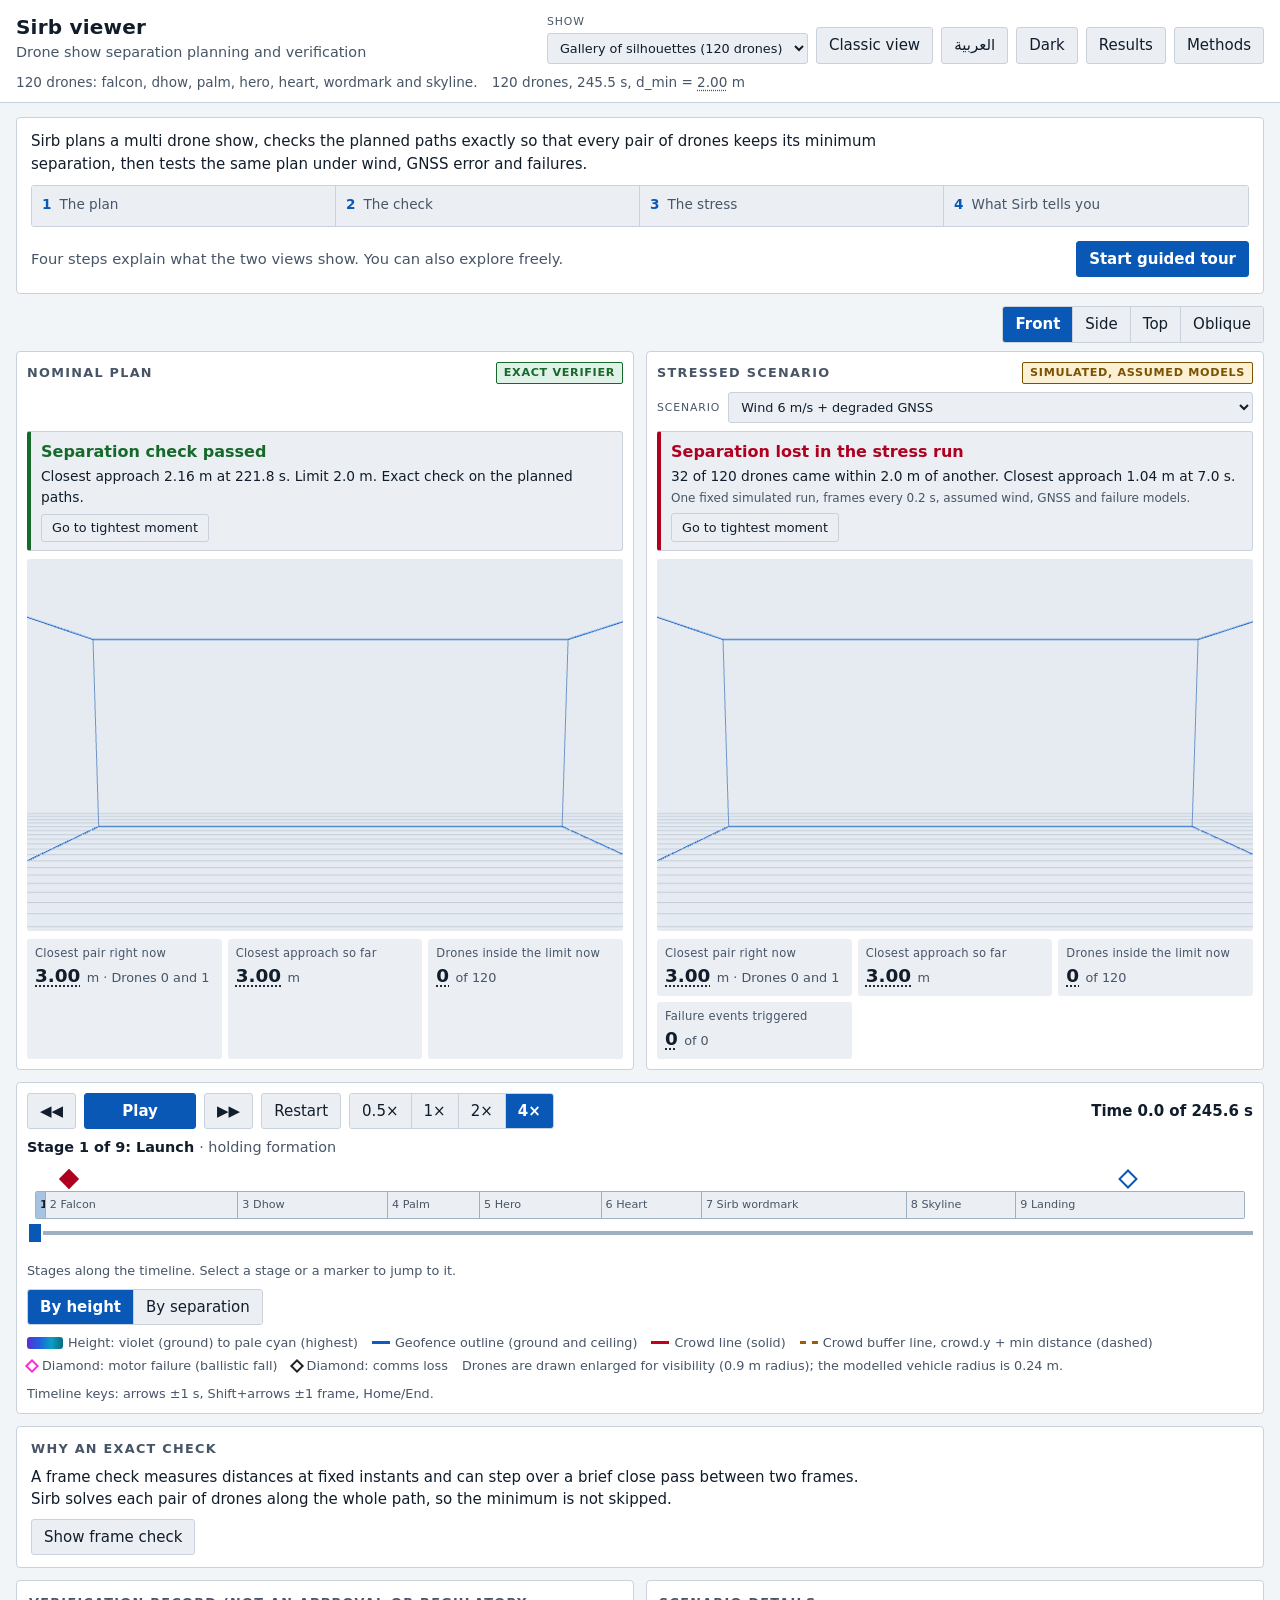
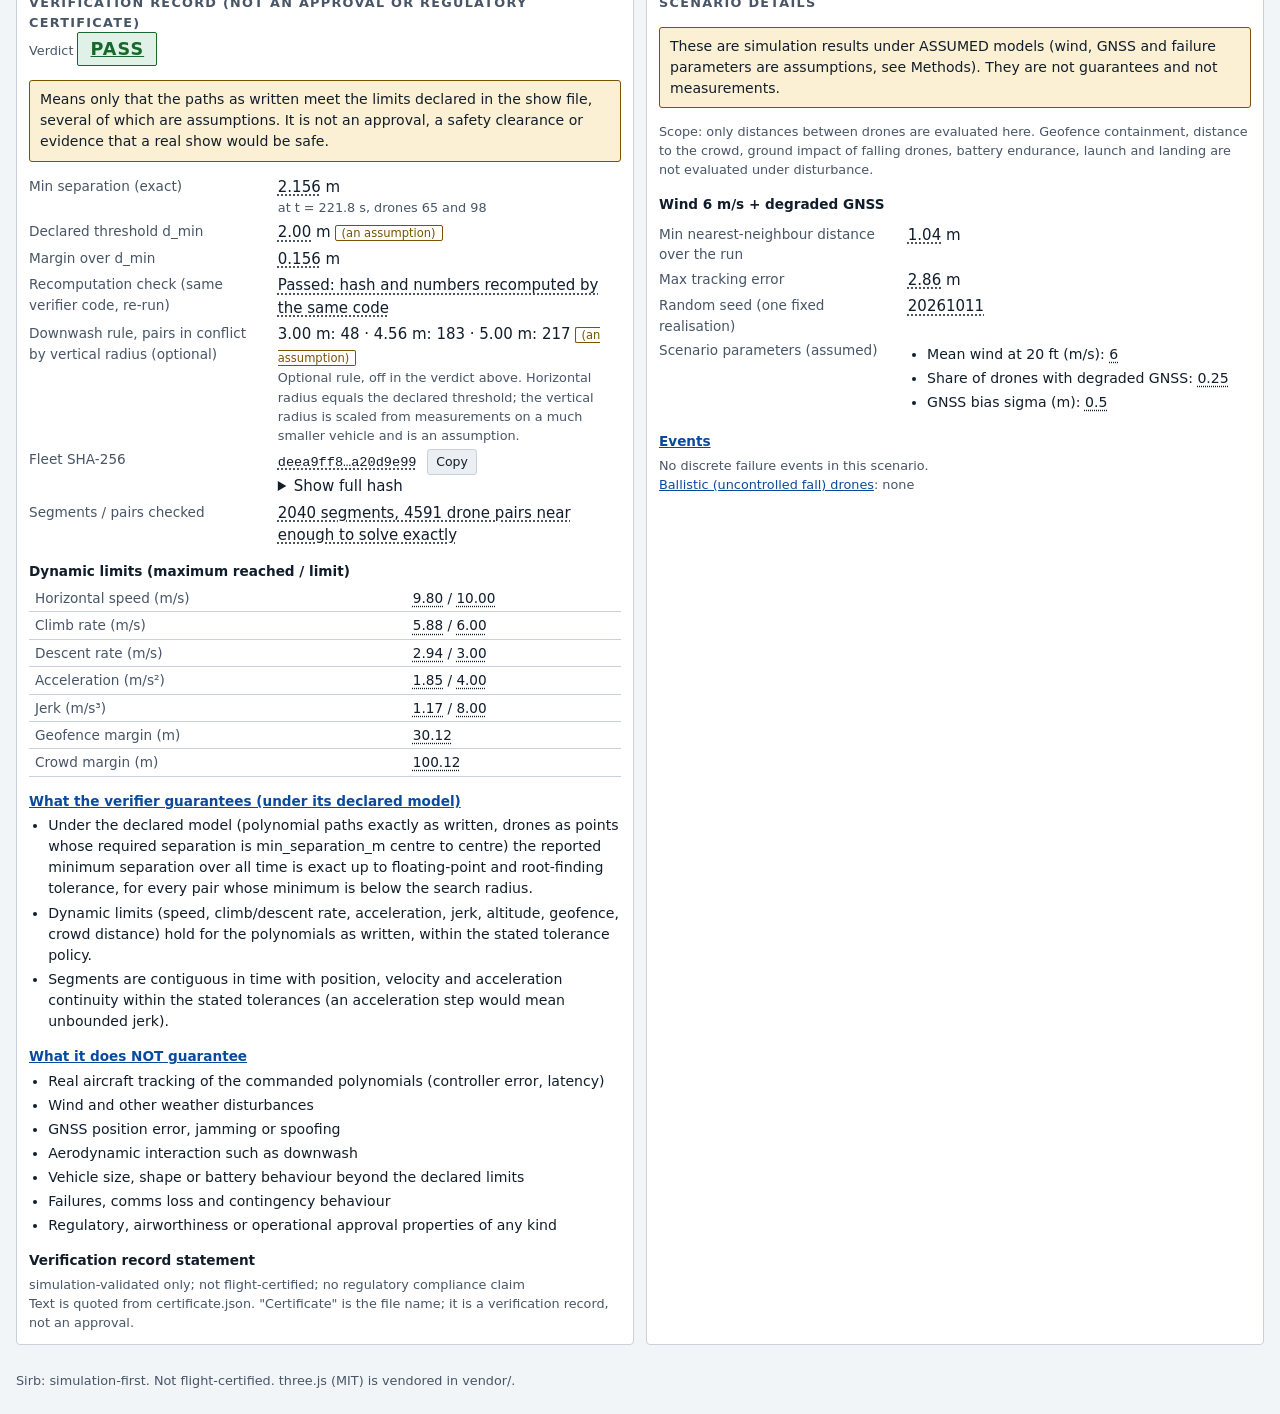
<file: viewer/index.html>
<!doctype html>
<html lang="en" dir="ltr" data-theme="dark">
<head>
<meta charset="utf-8">
<meta http-equiv="Content-Security-Policy" content="default-src 'self'; script-src 'self' 'sha256-5wA3Z8E0Y0OTGN2sJH6JJETuF5CYTp6eGDxFbK0Gl1s='; style-src 'self' 'unsafe-inline'; img-src 'self' data:; connect-src 'self'; object-src 'none'; base-uri 'none'; form-action 'none'">
<meta name="viewport" content="width=device-width, initial-scale=1">
<title>Sirb viewer</title>
<meta name="description" content="Static viewer for Sirb: drone show plans checked against their declared limits, next to stressed simulation scenarios. Simulation only.">
<meta name="color-scheme" content="dark light">
<link rel="icon" href="data:,">
<link rel="stylesheet" href="style.css">
<script type="importmap">
{ "imports": { "three": "./vendor/three.module.min.js", "three/addons/": "./vendor/addons/" } }
</script>
</head>
<body>
<a class="skip" href="#viewer" data-i18n="skip">Skip to the viewer</a>

<header class="top">
  <div class="brand">
    <h1><span data-i18n="app_title">Sirb viewer</span></h1>
    <p class="tagline" data-i18n="brand_sub"></p>
  </div>
  <div class="top-controls">
    <label class="field">
      <span data-i18n="show">Show</span>
      <select id="showSelect" aria-describedby="showMeta showBlurb"></select>
    </label>
    <button id="viewModeBtn" type="button" class="btn"></button>
    <button id="langBtn" type="button" class="btn" lang="ar"></button>
    <button id="themeBtn" type="button" class="btn" data-i18n-aria="theme_switch_label"></button>
    <a class="btn" href="results.html" data-i18n="results">Results</a>
    <a class="btn" href="methods.html" data-i18n="methods">Methods</a>
  </div>
  <p class="show-line"><span id="showBlurb"></span> <span id="showMeta" class="meta"></span></p>
</header>

<aside id="banner" class="banner" aria-labelledby="bannerTitle" hidden>
  <strong id="bannerTitle" data-i18n="banner_title">Simulation only</strong>
  <p id="bannerText"></p>
  <p id="bannerOrig" class="banner-orig" hidden></p>
</aside>

<div id="fileBanner" class="error" role="alert" hidden>
  <p lang="en" dir="ltr">The viewer cannot run from <code>file://</code>: browsers block ES modules and binary data there. From the repo root run <code>python -m http.server -d viewer 8000</code> and open <code>http://localhost:8000/</code>.</p>
  <p lang="ar" dir="rtl">لا يعمل العارض عبر <code>file://</code> لأن المتصفحات تمنع وحدات ES والبيانات الثنائية هناك. من جذر المستودع نفّذ <code>python -m http.server -d viewer 8000</code> ثم افتح <code>http://localhost:8000/</code>.</p>
</div>

<div id="globalError" class="error" role="alert" hidden></div>

<main id="viewer">
  <section id="guide" class="guide guide-only" aria-label="Guide">
    <p id="introLine" class="intro" data-i18n="intro_line"></p>
    <ol id="steps" class="steps" data-i18n-aria="tour_nav"></ol>
    <div id="tourCard" class="tour-card" aria-live="polite">
      <div id="tourBody" class="tour-body"></div>
      <div class="tour-nav">
        <button id="tourBack" type="button" class="btn" data-i18n="tour_back" hidden>Back</button>
        <button id="tourNext" type="button" class="btn btn-primary" data-i18n="tour_next" hidden>Next</button>
        <button id="tourStart" type="button" class="btn btn-primary" data-i18n="tour_start">Start guided tour</button>
        <button id="tourExit" type="button" class="btn" data-i18n="tour_exit" hidden>Exit tour</button>
      </div>
    </div>
  </section>

  <div class="views-bar">
    <div class="seg" role="group" data-i18n-aria="cam_label" aria-label="Camera" id="camGroup">
      <button type="button" class="btn seg-btn" data-cam="front" aria-pressed="true" data-i18n="cam_front">Front</button>
      <button type="button" class="btn seg-btn" data-cam="side" aria-pressed="false" data-i18n="cam_side">Side</button>
      <button type="button" class="btn seg-btn" data-cam="top" aria-pressed="false" data-i18n="cam_top">Top</button>
      <button type="button" class="btn seg-btn" data-cam="oblique" aria-pressed="false" data-i18n="cam_oblique">Oblique</button>
    </div>
  </div>

  <section class="views" data-i18n-aria="views_label" aria-label="3D views">
    <article class="view" id="viewA">
      <header class="view-head">
        <h2 data-i18n="view_nominal">Nominal plan</h2>
        <a class="badge badge-ok" href="methods.html#exact-verifier" data-i18n="view_nominal_badge">Exact verifier</a>
      </header>
      <div class="row-fill" aria-hidden="true"></div>
      <div class="vcard guide-only" id="vcA"></div>
      <p class="note scen-ph classic-only" data-i18n="nominal_label"></p>
      <div class="canvas-wrap">
        <canvas tabindex="0" role="img" data-i18n-aria="canvas_label_a"></canvas>
        <span class="pair-label" aria-hidden="true" hidden></span>
        <div class="overlay" aria-live="polite"></div>
      </div>
      <dl class="readouts" id="roA"></dl>
    </article>

    <article class="view" id="viewB">
      <header class="view-head">
        <h2 data-i18n="view_stress">Stressed scenario</h2>
        <a class="badge badge-warn" href="methods.html#stress-model" data-i18n="view_stress_badge">Simulated, assumed models</a>
      </header>
      <label class="field scen">
        <span data-i18n="scenario">Scenario</span>
        <select id="scenSelect"></select>
      </label>
      <div class="vcard guide-only" id="vcB"></div>
      <div class="canvas-wrap">
        <canvas tabindex="0" role="img" data-i18n-aria="canvas_label_b"></canvas>
        <span class="pair-label" aria-hidden="true" hidden></span>
        <div class="overlay" aria-live="polite"></div>
      </div>
      <dl class="readouts" id="roB"></dl>
      <p hidden class="note note-warn" data-i18n="stress_label"></p>
    </article>
  </section>

  <section class="transport" data-i18n-aria="playback_label" aria-label="Playback">
    <div class="tr-row">
      <div class="media" dir="ltr">
        <button id="backBtn" type="button" class="btn" data-i18n-aria="step_back" aria-label="Back one frame"><span class="ico ico-back" aria-hidden="true"></span></button>
        <button id="playBtn" type="button" class="btn btn-primary"></button>
        <button id="fwdBtn" type="button" class="btn" data-i18n-aria="step_fwd" aria-label="Forward one frame"><span class="ico ico-fwd" aria-hidden="true"></span></button>
      </div>
      <button id="restartBtn" type="button" class="btn" data-i18n="restart">Restart</button>
      <div class="seg" role="group" data-i18n-aria="speed" aria-label="Speed" id="speedGroup"></div>
      <output id="timeOut" class="time" aria-live="off"></output>
    </div>
    <p id="stageNow" class="stage-now guide-only"></p>
    <div class="timeline" id="timeline" dir="ltr">
      <div class="tl-markers guide-only" id="tlMarkers"></div>
      <div class="tl-band guide-only" id="tlBand" role="group" data-i18n-aria="stages_label" aria-label="Show stages"></div>
      <div class="tl-track">
        <div class="tl-frames" id="tlFrames" hidden></div>
        <input id="scrub" type="range" min="0" max="100" step="1" value="0" data-i18n-aria="timeline" aria-label="Timeline">
      </div>
    </div>
    <p class="note guide-only" data-i18n="tl_hint"></p>
    <div class="tr-row">
      <div class="seg" role="group" data-i18n-aria="colour_mode" aria-label="Colour mode" id="modeGroup">
        <button type="button" class="btn seg-btn" data-mode="height" aria-pressed="true" data-i18n="mode_height">By height</button>
        <button type="button" class="btn seg-btn" data-mode="sep" aria-pressed="false" data-i18n="mode_sep">By separation</button>
      </div>
      <ul class="legend" id="legend"></ul>
    </div>
    <p class="note" id="keysHint"></p>
  </section>

  <section class="why guide-only" id="why" aria-labelledby="whyH">
    <h2 id="whyH" data-i18n="why_title">Why an exact check</h2>
    <p data-i18n="why_body"></p>
    <div class="tr-row">
      <button id="fcToggle" type="button" class="btn" aria-pressed="false" data-i18n="why_toggle">Show frame check</button>
      <div class="seg" role="group" data-i18n-aria="why_step" aria-label="Frame step" id="fcSteps" hidden></div>
    </div>
    <div id="fcOut" class="fc-out" hidden></div>
    <div id="fcEvidence" class="fc-ev" hidden></div>
  </section>

  <section class="panels">
    <article class="panel" id="certPanel" aria-labelledby="certH">
      <h2 id="certH" data-i18n="cert_title">Verification record</h2>
      <div id="certBody"></div>
    </article>
    <article class="panel" id="scenPanel" aria-labelledby="scenH">
      <h2 id="scenH" data-i18n="scen_title">Scenario details</h2>
      <div id="scenBody"></div>
    </article>
  </section>
</main>

<footer class="foot"><span id="footNote"></span></footer>
<script src="fileguard.js"></script>
<script type="module" src="app.js"></script>
</body>
</html>
</file>
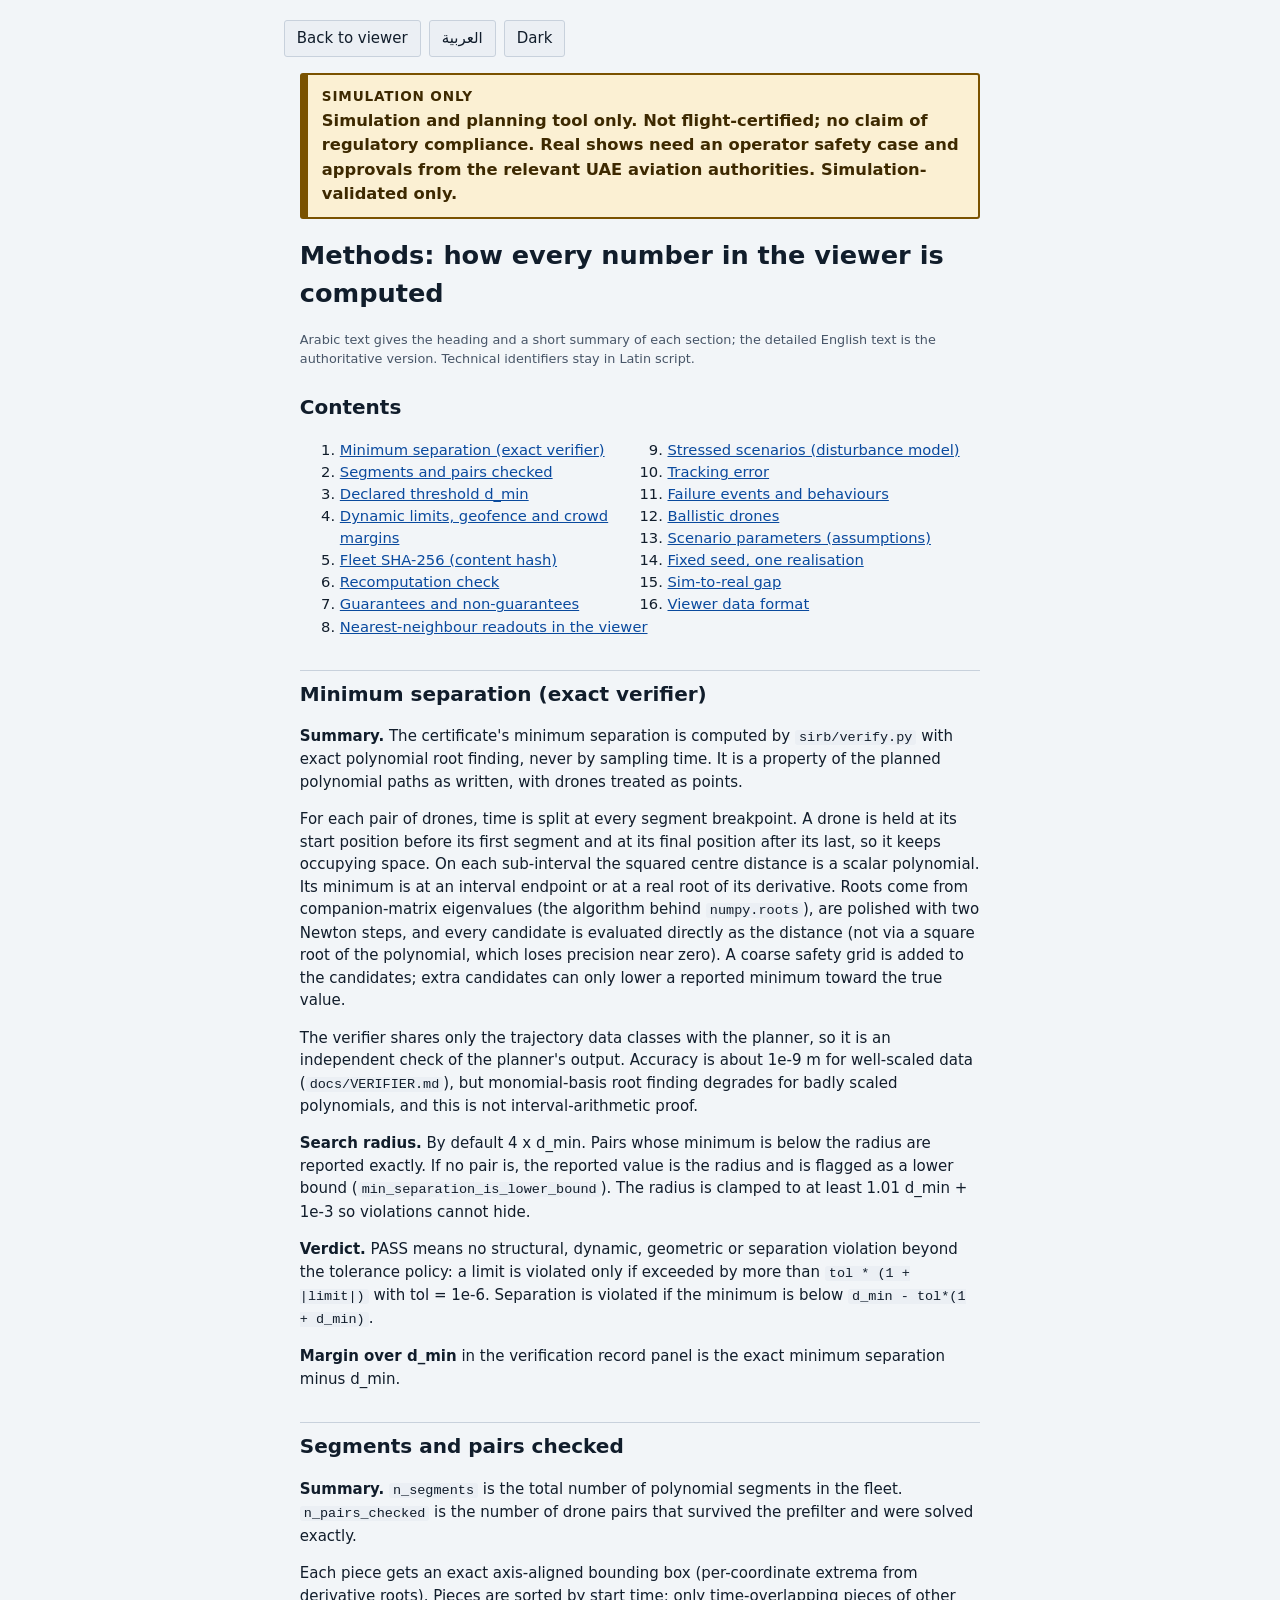
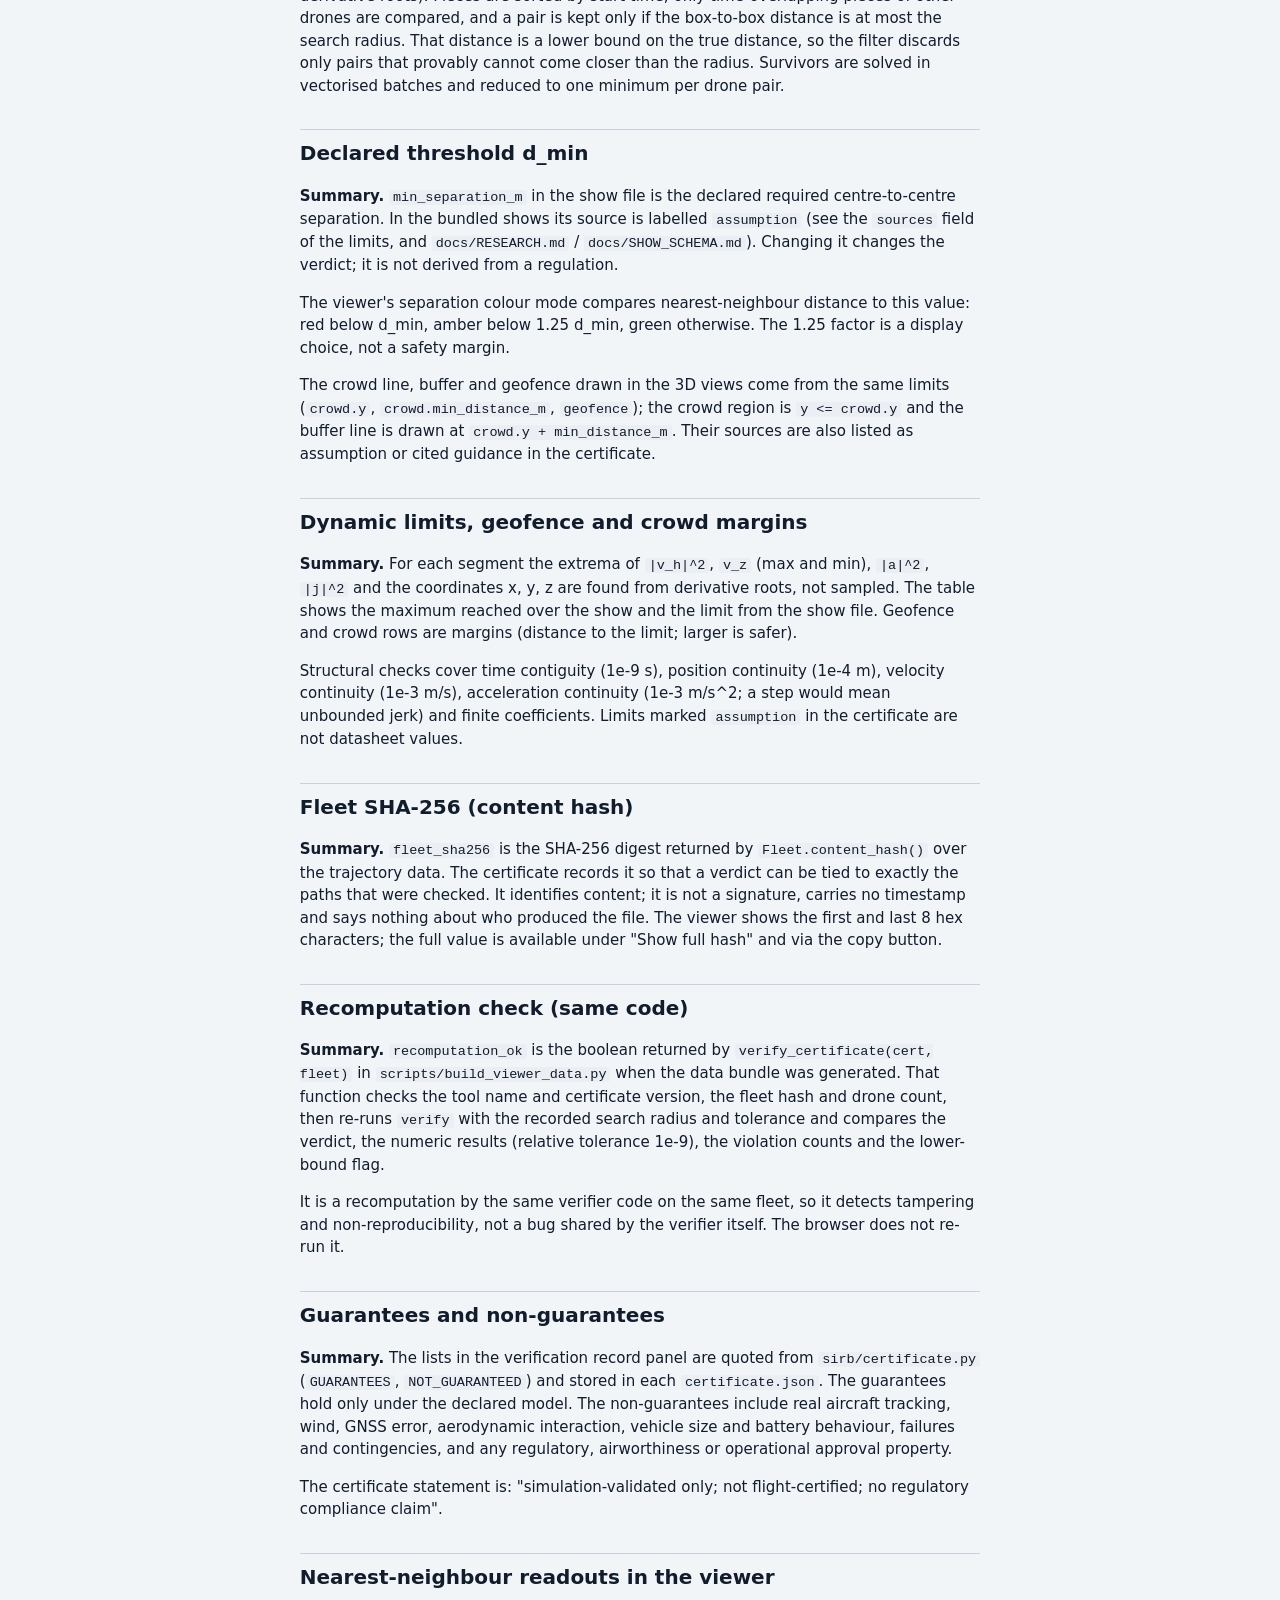
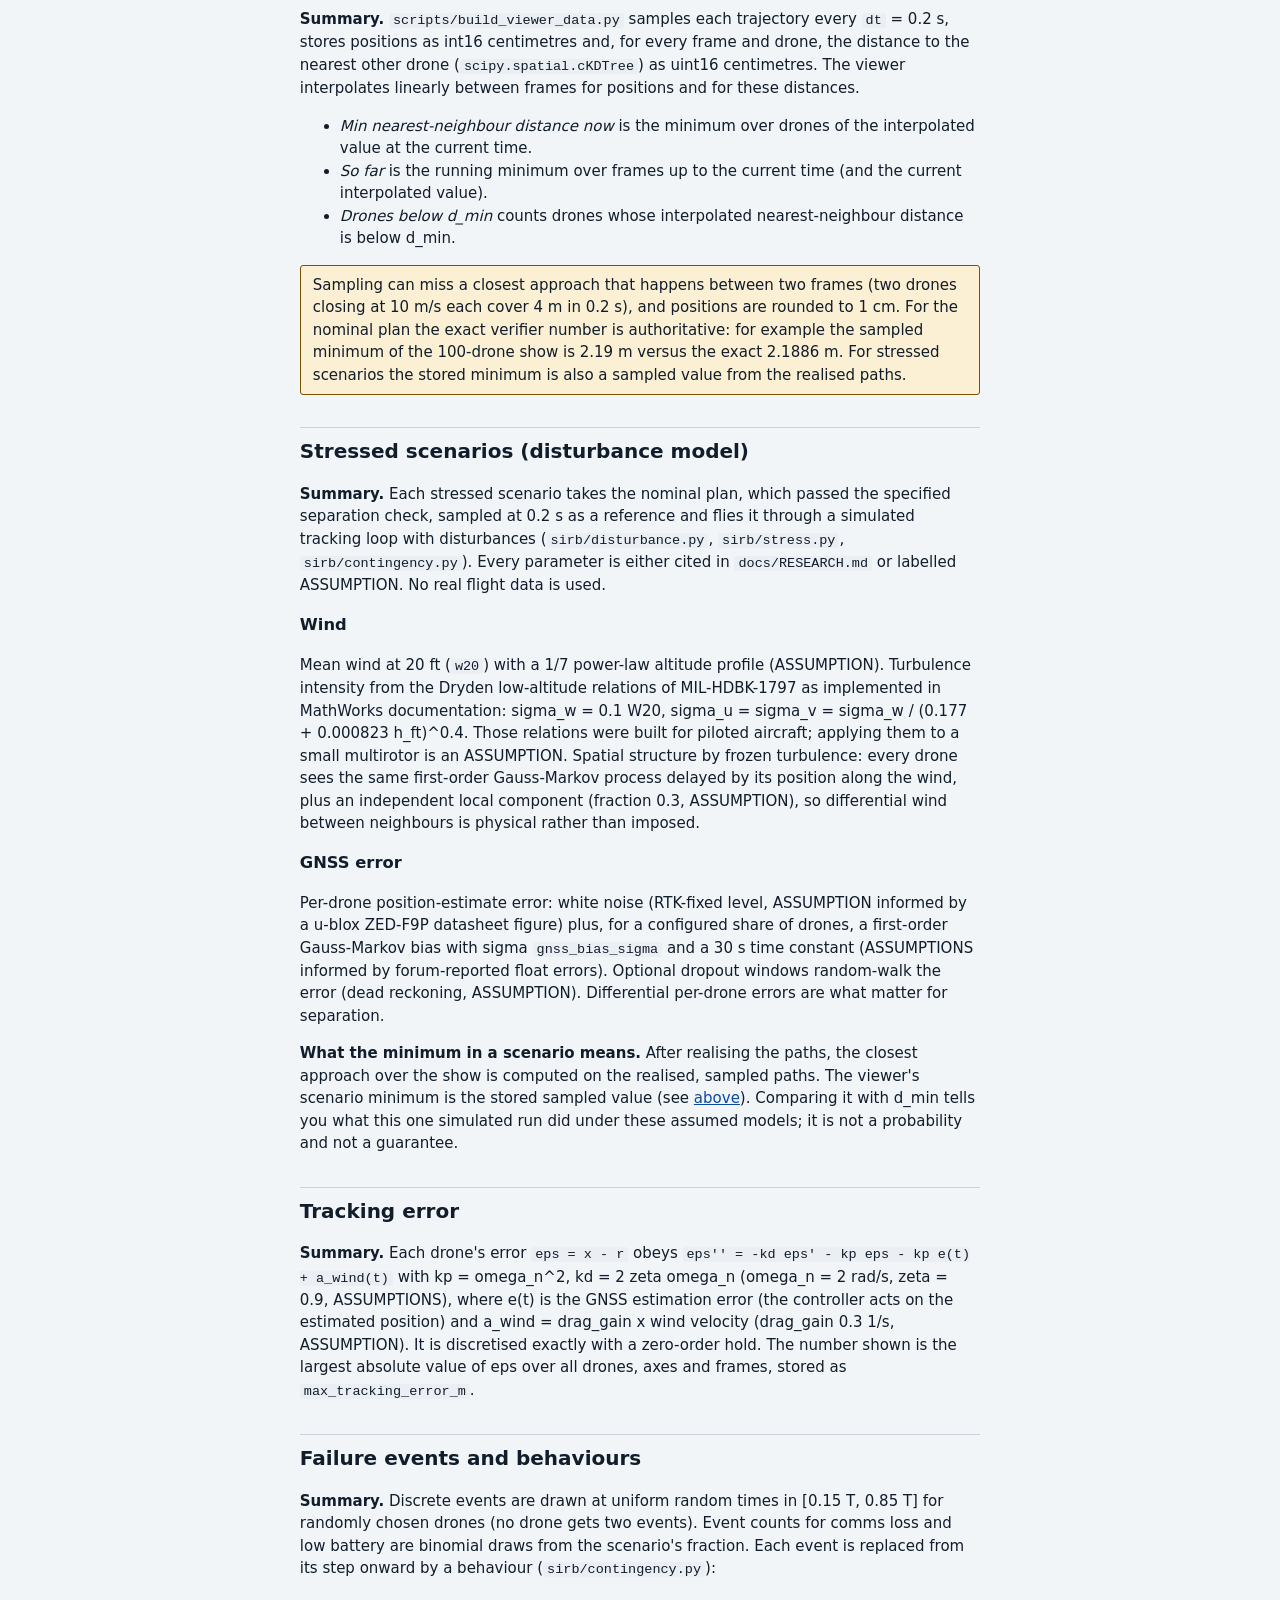
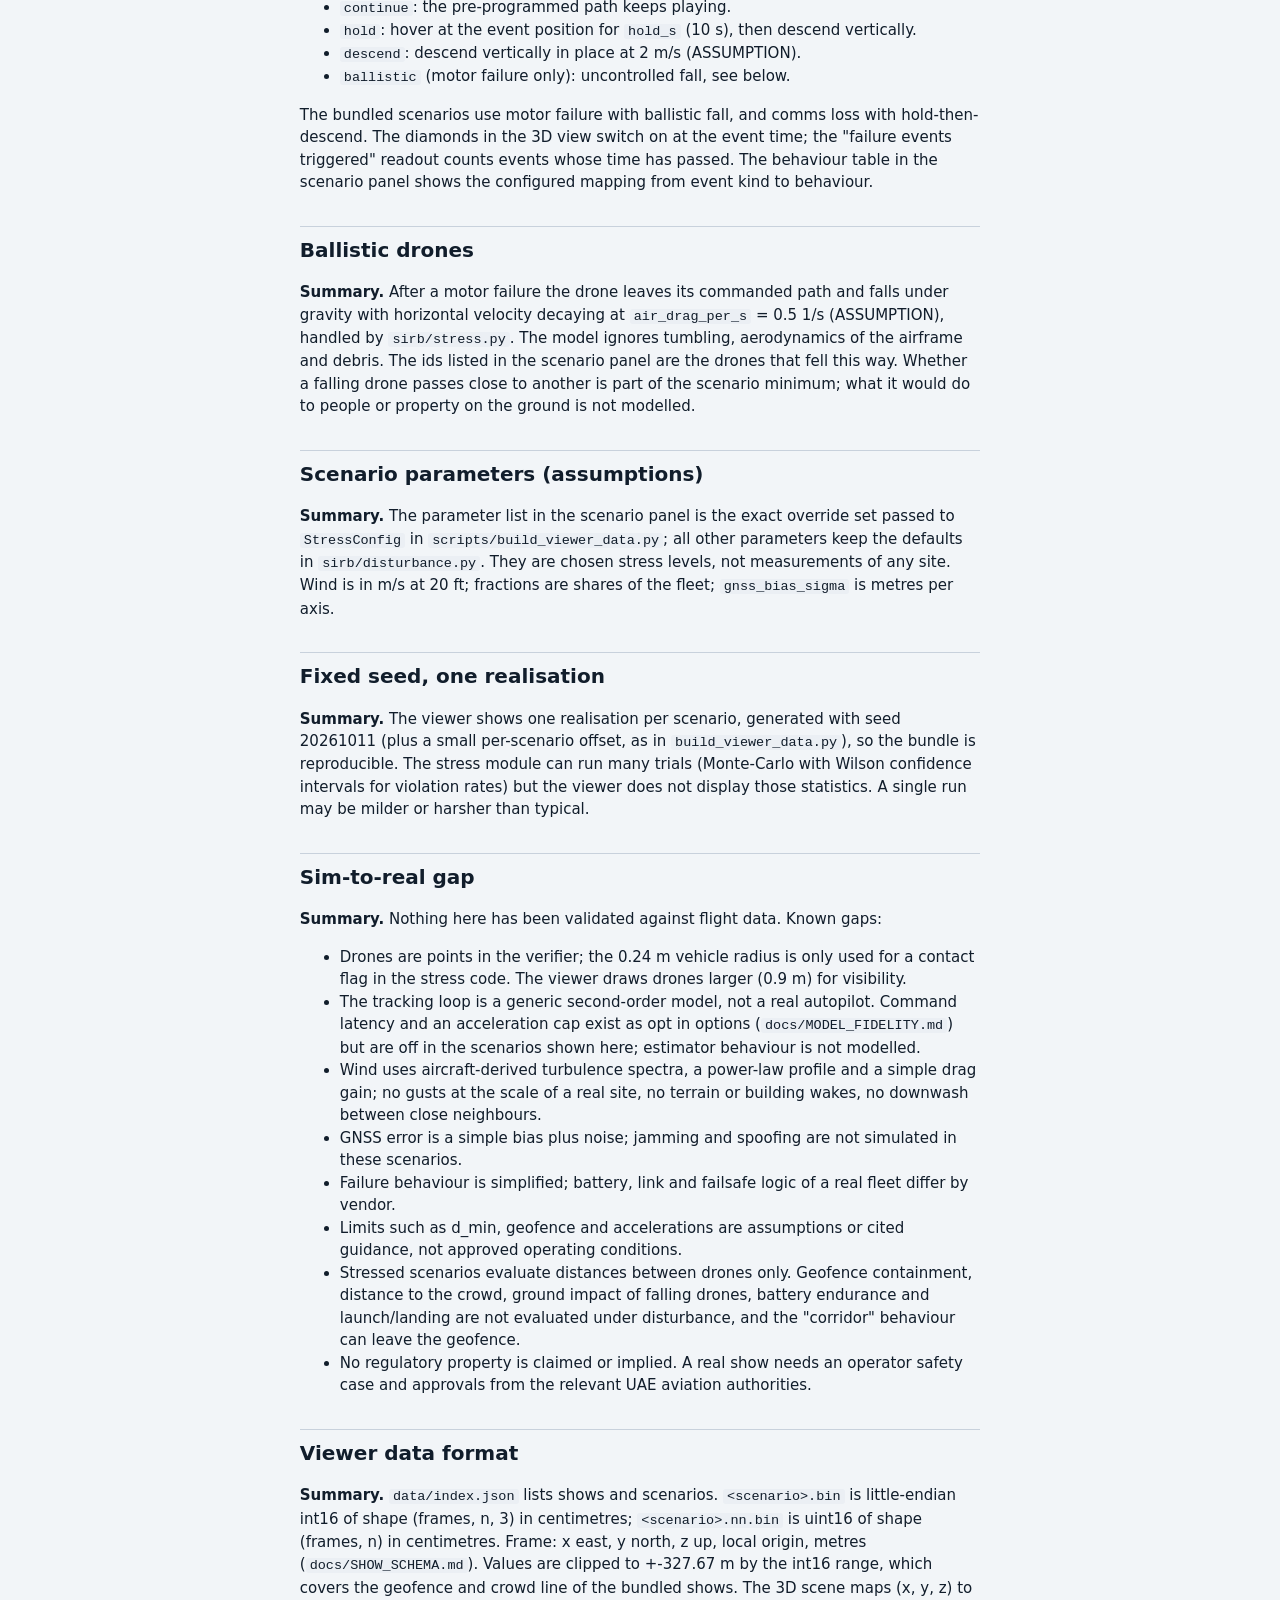
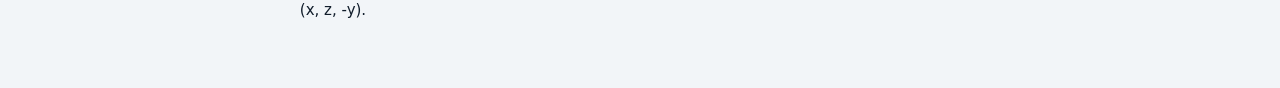
<file: viewer/methods.html>
<!doctype html>
<html lang="en" dir="ltr" data-theme="dark">
<head>
<meta charset="utf-8">
<meta http-equiv="Content-Security-Policy" content="default-src 'self'; script-src 'self' 'sha256-HnHVJy0Hiei89zcTgSCR2pSO+QnLSuxEZ49DwzdG6Bw='; style-src 'self' 'unsafe-inline'; img-src 'self' data:; connect-src 'self'; object-src 'none'; base-uri 'none'; form-action 'none'">
<meta name="viewport" content="width=device-width, initial-scale=1">
<title>Sirb methods</title>
<meta name="color-scheme" content="dark light">
<link rel="icon" href="data:,">
<link rel="stylesheet" href="style.css">
</head>
<body>
<div class="doc">
  <header class="nav">
    <a class="btn" id="backLink" href="index.html" data-i18n="m_back">Back to viewer</a>
    <button id="langBtn" type="button" class="btn"></button>
    <button id="themeBtn" type="button" class="btn" data-i18n-aria="theme_switch_label"></button>
  </header>

  <aside class="banner" id="safety-statement" data-i18n-aria="banner_title" aria-label="Simulation only">
    <strong class="en">Simulation only</strong><strong class="ar">محاكاة فقط</strong>
    <p class="en">Simulation and planning tool only. Not flight-certified; no claim of regulatory compliance. Real shows need an operator safety case and approvals from the relevant UAE aviation authorities. Simulation-validated only.</p>
    <p class="ar">أداة محاكاة وتخطيط فقط. غير معتمدة للطيران ولا تدّعي أي امتثال تنظيمي. تحتاج العروض الحقيقية إلى ملف سلامة تشغيلي وموافقات من الجهات المختصة بالطيران في دولة الإمارات. التحقق تمّ بالمحاكاة فقط.</p>
  </aside>

  <main>
  <h1><span class="en">Methods: how every number in the viewer is computed</span><span class="ar">المنهجية: كيف يُحسب كل رقم في العارض</span></h1>
  <p class="note" data-i18n="m_lang_note"></p>

  <nav aria-labelledby="tocH">
    <h2 id="tocH" style="border:0;margin-top:1rem" data-i18n="m_toc">Contents</h2>
    <ol class="toc">
      <li><a href="#exact-verifier"><span class="en">Minimum separation (exact verifier)</span><span class="ar">أقل تباعد (المدقِّق الدقيق)</span></a></li>
      <li><a href="#prefilter"><span class="en">Segments and pairs checked</span><span class="ar">المقاطع والأزواج المفحوصة</span></a></li>
      <li><a href="#declared-threshold"><span class="en">Declared threshold d_min</span><span class="ar">العتبة المعلنة d_min</span></a></li>
      <li><a href="#dynamics"><span class="en">Dynamic limits, geofence and crowd margins</span><span class="ar">الحدود الديناميكية وهوامش السياج والجمهور</span></a></li>
      <li><a href="#content-hash"><span class="en">Fleet SHA-256 (content hash)</span><span class="ar">بصمة SHA-256 للأسطول</span></a></li>
      <li><a href="#recomputation-check"><span class="en">Recomputation check</span><span class="ar">فحص إعادة الحساب</span></a></li>
      <li><a href="#guarantees"><span class="en">Guarantees and non-guarantees</span><span class="ar">الضمانات وما لا يُضمن</span></a></li>
      <li><a href="#sampled-nn"><span class="en">Nearest-neighbour readouts in the viewer</span><span class="ar">قراءات أقرب جار في العارض</span></a></li>
      <li><a href="#stress-model"><span class="en">Stressed scenarios (disturbance model)</span><span class="ar">سيناريوهات الإجهاد (نموذج الاضطراب)</span></a></li>
      <li><a href="#tracking-error"><span class="en">Tracking error</span><span class="ar">خطأ التتبّع</span></a></li>
      <li><a href="#events"><span class="en">Failure events and behaviours</span><span class="ar">أحداث الأعطال والسلوكيات</span></a></li>
      <li><a href="#ballistic"><span class="en">Ballistic drones</span><span class="ar">الطائرات في السقوط الحر</span></a></li>
      <li><a href="#stress-config"><span class="en">Scenario parameters (assumptions)</span><span class="ar">معاملات السيناريو (افتراضات)</span></a></li>
      <li><a href="#fixed-seed"><span class="en">Fixed seed, one realisation</span><span class="ar">بذرة ثابتة وتحقّق واحد</span></a></li>
      <li><a href="#sim-to-real"><span class="en">Sim-to-real gap</span><span class="ar">فجوة المحاكاة والواقع</span></a></li>
      <li><a href="#data-format"><span class="en">Viewer data format</span><span class="ar">صيغة بيانات العارض</span></a></li>
    </ol>
  </nav>

  <section id="exact-verifier">
    <h2><span class="en">Minimum separation (exact verifier)</span><span class="ar">أقل تباعد (المدقِّق الدقيق)</span></h2>
    <p class="ar ar-sum">يحسب المدقِّق أقل مسافة بين كل زوج من الطائرات على امتداد الزمن بحلّ دقيق لمتعددات الحدود (جذور المشتقة) بدلًا من أخذ عيّنات زمنية. الرقم يُنسب إلى المسارات كما كُتبت، لا إلى طائرات حقيقية.</p>
    <div class="en en-detail">
      <p><strong>Summary.</strong> The certificate's minimum separation is computed by <code>sirb/verify.py</code> with exact polynomial root finding, never by sampling time. It is a property of the planned polynomial paths as written, with drones treated as points.</p>
      <p>For each pair of drones, time is split at every segment breakpoint. A drone is held at its start position before its first segment and at its final position after its last, so it keeps occupying space. On each sub-interval the squared centre distance is a scalar polynomial. Its minimum is at an interval endpoint or at a real root of its derivative. Roots come from companion-matrix eigenvalues (the algorithm behind <code>numpy.roots</code>), are polished with two Newton steps, and every candidate is evaluated directly as the distance (not via a square root of the polynomial, which loses precision near zero). A coarse safety grid is added to the candidates; extra candidates can only lower a reported minimum toward the true value.</p>
      <p>The verifier shares only the trajectory data classes with the planner, so it is an independent check of the planner's output. Accuracy is about 1e-9 m for well-scaled data (<code>docs/VERIFIER.md</code>), but monomial-basis root finding degrades for badly scaled polynomials, and this is not interval-arithmetic proof.</p>
      <p><strong>Search radius.</strong> By default 4 x d_min. Pairs whose minimum is below the radius are reported exactly. If no pair is, the reported value is the radius and is flagged as a lower bound (<code>min_separation_is_lower_bound</code>). The radius is clamped to at least 1.01 d_min + 1e-3 so violations cannot hide.</p>
      <p><strong>Verdict.</strong> PASS means no structural, dynamic, geometric or separation violation beyond the tolerance policy: a limit is violated only if exceeded by more than <code>tol * (1 + |limit|)</code> with tol = 1e-6. Separation is violated if the minimum is below <code>d_min - tol*(1 + d_min)</code>.</p>
      <p><strong>Margin over d_min</strong> in the verification record panel is the exact minimum separation minus d_min.</p>
    </div>
  </section>

  <section id="prefilter">
    <h2><span class="en">Segments and pairs checked</span><span class="ar">المقاطع والأزواج المفحوصة</span></h2>
    <p class="ar ar-sum">كل مسار يتألف من مقاطع متعددة الحدود. يستبعد مرشِّح أوّلي بصناديق محيطة دقيقة الأزواج التي لا يمكن أن تقترب أكثر من نصف قطر البحث، ثم تُحلّ الأزواج المتبقية بدقة.</p>
    <div class="en en-detail">
      <p><strong>Summary.</strong> <code>n_segments</code> is the total number of polynomial segments in the fleet. <code>n_pairs_checked</code> is the number of drone pairs that survived the prefilter and were solved exactly.</p>
      <p>Each piece gets an exact axis-aligned bounding box (per-coordinate extrema from derivative roots). Pieces are sorted by start time; only time-overlapping pieces of other drones are compared, and a pair is kept only if the box-to-box distance is at most the search radius. That distance is a lower bound on the true distance, so the filter discards only pairs that provably cannot come closer than the radius. Survivors are solved in vectorised batches and reduced to one minimum per drone pair.</p>
    </div>
  </section>

  <section id="declared-threshold">
    <h2><span class="en">Declared threshold d_min</span><span class="ar">العتبة المعلنة d_min</span></h2>
    <p class="ar ar-sum">d_min هي أقل مسافة مطلوبة بين مراكز الطائرات كما يعلنها ملف العرض. هي افتراض تصميمي وليست قيمة معتمدة من جهة تنظيمية أو من مصنّع.</p>
    <div class="en en-detail">
      <p><strong>Summary.</strong> <code>min_separation_m</code> in the show file is the declared required centre-to-centre separation. In the bundled shows its source is labelled <code>assumption</code> (see the <code>sources</code> field of the limits, and <code>docs/RESEARCH.md</code> / <code>docs/SHOW_SCHEMA.md</code>). Changing it changes the verdict; it is not derived from a regulation.</p>
      <p>The viewer's separation colour mode compares nearest-neighbour distance to this value: red below d_min, amber below 1.25 d_min, green otherwise. The 1.25 factor is a display choice, not a safety margin.</p>
      <p>The crowd line, buffer and geofence drawn in the 3D views come from the same limits (<code>crowd.y</code>, <code>crowd.min_distance_m</code>, <code>geofence</code>); the crowd region is <code>y &lt;= crowd.y</code> and the buffer line is drawn at <code>crowd.y + min_distance_m</code>. Their sources are also listed as assumption or cited guidance in the certificate.</p>
    </div>
  </section>

  <section id="dynamics">
    <h2><span class="en">Dynamic limits, geofence and crowd margins</span><span class="ar">الحدود الديناميكية وهوامش السياج والجمهور</span></h2>
    <p class="ar ar-sum">تُفحص السرعة والتسارع والارتجاج والارتفاع والسياج الجغرافي والمسافة إلى الجمهور بإيجاد قيم قصوى لمتعددات الحدود في كل مقطع (جذور المشتقات)، وتُعرض القيمة القصوى المبلَّغ عنها مقابل الحد.</p>
    <div class="en en-detail">
      <p><strong>Summary.</strong> For each segment the extrema of <code>|v_h|^2</code>, <code>v_z</code> (max and min), <code>|a|^2</code>, <code>|j|^2</code> and the coordinates x, y, z are found from derivative roots, not sampled. The table shows the maximum reached over the show and the limit from the show file. Geofence and crowd rows are margins (distance to the limit; larger is safer).</p>
      <p>Structural checks cover time contiguity (1e-9 s), position continuity (1e-4 m), velocity continuity (1e-3 m/s), acceleration continuity (1e-3 m/s^2; a step would mean unbounded jerk) and finite coefficients. Limits marked <code>assumption</code> in the certificate are not datasheet values.</p>
    </div>
  </section>

  <section id="content-hash">
    <h2><span class="en">Fleet SHA-256 (content hash)</span><span class="ar">بصمة SHA-256 للأسطول</span></h2>
    <p class="ar ar-sum">البصمة تعرّف محتوى الأسطول (المسارات) تعريفًا فريدًا؛ أي تغيير في المسارات يغيّر البصمة. تربط الشهادة بالمسارات التي فُحصت فعلًا.</p>
    <div class="en en-detail">
      <p><strong>Summary.</strong> <code>fleet_sha256</code> is the SHA-256 digest returned by <code>Fleet.content_hash()</code> over the trajectory data. The certificate records it so that a verdict can be tied to exactly the paths that were checked. It identifies content; it is not a signature, carries no timestamp and says nothing about who produced the file. The viewer shows the first and last 8 hex characters; the full value is available under "Show full hash" and via the copy button.</p>
    </div>
  </section>

  <section id="recomputation-check">
    <h2><span class="en">Recomputation check (same code)</span><span class="ar">فحص إعادة الحساب (الشيفرة نفسها)</span></h2>
    <p class="ar ar-sum">عند بناء بيانات العارض استُدعيت الدالة verify_certificate: تتحقق من مطابقة البصمة ثم تعيد حساب التحقق كاملًا وتقارن الحكم والأرقام. العلم المعروض هو نتيجة ذلك الفحص وقت البناء، لا فحص يجري في المتصفح.</p>
    <div class="en en-detail">
      <p><strong>Summary.</strong> <code>recomputation_ok</code> is the boolean returned by <code>verify_certificate(cert, fleet)</code> in <code>scripts/build_viewer_data.py</code> when the data bundle was generated. That function checks the tool name and certificate version, the fleet hash and drone count, then re-runs <code>verify</code> with the recorded search radius and tolerance and compares the verdict, the numeric results (relative tolerance 1e-9), the violation counts and the lower-bound flag.</p>
      <p>It is a recomputation by the same verifier code on the same fleet, so it detects tampering and non-reproducibility, not a bug shared by the verifier itself. The browser does not re-run it.</p>
    </div>
  </section>

  <section id="guarantees">
    <h2><span class="en">Guarantees and non-guarantees</span><span class="ar">الضمانات وما لا يُضمن</span></h2>
    <p class="ar ar-sum">الضمانات محصورة في النموذج المعلن: مسارات متعددة الحدود كما كُتبت وطائرات كنقاط. لا تشمل الضمانات تتبّع الطائرات الحقيقية ولا الرياح ولا أخطاء GNSS ولا الأعطال ولا أي خاصية تنظيمية.</p>
    <div class="en en-detail">
      <p><strong>Summary.</strong> The lists in the verification record panel are quoted from <code>sirb/certificate.py</code> (<code>GUARANTEES</code>, <code>NOT_GUARANTEED</code>) and stored in each <code>certificate.json</code>. The guarantees hold only under the declared model. The non-guarantees include real aircraft tracking, wind, GNSS error, aerodynamic interaction, vehicle size and battery behaviour, failures and contingencies, and any regulatory, airworthiness or operational approval property.</p>
      <p>The certificate statement is: "simulation-validated only; not flight-certified; no regulatory compliance claim".</p>
    </div>
  </section>

  <section id="sampled-nn">
    <h2><span class="en">Nearest-neighbour readouts in the viewer</span><span class="ar">قراءات أقرب جار في العارض</span></h2>
    <p class="ar ar-sum">أرقام "أقل مسافة إلى أقرب جار" في العارض محسوبة من مواقع مأخوذة كل 0.2 ثانية، وليست الحل الدقيق. قد تفوتها القيم الدنيا بين الإطارات، لذا الرقم الدقيق للخطة الاسمية هو الوارد في الشهادة.</p>
    <div class="en en-detail">
      <p><strong>Summary.</strong> <code>scripts/build_viewer_data.py</code> samples each trajectory every <code>dt</code> = 0.2 s, stores positions as int16 centimetres and, for every frame and drone, the distance to the nearest other drone (<code>scipy.spatial.cKDTree</code>) as uint16 centimetres. The viewer interpolates linearly between frames for positions and for these distances.</p>
      <ul>
        <li><em>Min nearest-neighbour distance now</em> is the minimum over drones of the interpolated value at the current time.</li>
        <li><em>So far</em> is the running minimum over frames up to the current time (and the current interpolated value).</li>
        <li><em>Drones below d_min</em> counts drones whose interpolated nearest-neighbour distance is below d_min.</li>
      </ul>
      <p class="callout">Sampling can miss a closest approach that happens between two frames (two drones closing at 10 m/s each cover 4 m in 0.2 s), and positions are rounded to 1 cm. For the nominal plan the exact verifier number is authoritative: for example the sampled minimum of the 100-drone show is 2.19 m versus the exact 2.1886 m. For stressed scenarios the stored minimum is also a sampled value from the realised paths.</p>
    </div>
  </section>

  <section id="stress-model">
    <h2><span class="en">Stressed scenarios (disturbance model)</span><span class="ar">سيناريوهات الإجهاد (نموذج الاضطراب)</span></h2>
    <p class="ar ar-sum">تُنتج سيناريوهات الإجهاد بمحاكاة تضيف إلى الخطة الاسمية رياحًا وأخطاء GNSS وأعطالًا بنماذج وبارامترات مفترضة. النتائج محاكاة تحت افتراضات، وليست ضمانات ولا قياسات.</p>
    <div class="en en-detail">
      <p><strong>Summary.</strong> Each stressed scenario takes the nominal plan, which passed the specified separation check, sampled at 0.2 s as a reference and flies it through a simulated tracking loop with disturbances (<code>sirb/disturbance.py</code>, <code>sirb/stress.py</code>, <code>sirb/contingency.py</code>). Every parameter is either cited in <code>docs/RESEARCH.md</code> or labelled ASSUMPTION. No real flight data is used.</p>
      <h3 id="wind">Wind</h3>
      <p>Mean wind at 20 ft (<code>w20</code>) with a 1/7 power-law altitude profile (ASSUMPTION). Turbulence intensity from the Dryden low-altitude relations of MIL-HDBK-1797 as implemented in MathWorks documentation: sigma_w = 0.1 W20, sigma_u = sigma_v = sigma_w / (0.177 + 0.000823 h_ft)^0.4. Those relations were built for piloted aircraft; applying them to a small multirotor is an ASSUMPTION. Spatial structure by frozen turbulence: every drone sees the same first-order Gauss-Markov process delayed by its position along the wind, plus an independent local component (fraction 0.3, ASSUMPTION), so differential wind between neighbours is physical rather than imposed.</p>
      <h3 id="gnss">GNSS error</h3>
      <p>Per-drone position-estimate error: white noise (RTK-fixed level, ASSUMPTION informed by a u-blox ZED-F9P datasheet figure) plus, for a configured share of drones, a first-order Gauss-Markov bias with sigma <code>gnss_bias_sigma</code> and a 30 s time constant (ASSUMPTIONS informed by forum-reported float errors). Optional dropout windows random-walk the error (dead reckoning, ASSUMPTION). Differential per-drone errors are what matter for separation.</p>
      <p><strong>What the minimum in a scenario means.</strong> After realising the paths, the closest approach over the show is computed on the realised, sampled paths. The viewer's scenario minimum is the stored sampled value (see <a href="#sampled-nn">above</a>). Comparing it with d_min tells you what this one simulated run did under these assumed models; it is not a probability and not a guarantee.</p>
    </div>
  </section>

  <section id="tracking-error">
    <h2><span class="en">Tracking error</span><span class="ar">خطأ التتبّع</span></h2>
    <p class="ar ar-sum">أقصى خطأ تتبّع هو أكبر انحراف بين الموضع المحقَّق والموضع المرجعي لأي طائرة في السيناريو، من نموذج حلقة تحكم من الدرجة الثانية مفترض. هو نتيجة نموذج وليس قياسًا لمتحكم حقيقي.</p>
    <div class="en en-detail">
      <p><strong>Summary.</strong> Each drone's error <code>eps = x - r</code> obeys <code>eps'' = -kd eps' - kp eps - kp e(t) + a_wind(t)</code> with kp = omega_n^2, kd = 2 zeta omega_n (omega_n = 2 rad/s, zeta = 0.9, ASSUMPTIONS), where e(t) is the GNSS estimation error (the controller acts on the estimated position) and a_wind = drag_gain x wind velocity (drag_gain 0.3 1/s, ASSUMPTION). It is discretised exactly with a zero-order hold. The number shown is the largest absolute value of eps over all drones, axes and frames, stored as <code>max_tracking_error_m</code>.</p>
    </div>
  </section>

  <section id="events">
    <h2><span class="en">Failure events and behaviours</span><span class="ar">أحداث الأعطال والسلوكيات</span></h2>
    <p class="ar ar-sum">تُفعَّل الأحداث (عطل محرّك، فقدان اتصال، بطارية منخفضة) لطائرات مختارة عشوائيًا في أوقات عشوائية بين 15٪ و85٪ من العرض. يستبدل سلوك الطوارئ المسار المرجعي للطائرة المعنية من لحظة الحدث.</p>
    <div class="en en-detail">
      <p><strong>Summary.</strong> Discrete events are drawn at uniform random times in [0.15 T, 0.85 T] for randomly chosen drones (no drone gets two events). Event counts for comms loss and low battery are binomial draws from the scenario's fraction. Each event is replaced from its step onward by a behaviour (<code>sirb/contingency.py</code>):</p>
      <ul>
        <li><code>continue</code>: the pre-programmed path keeps playing.</li>
        <li><code>hold</code>: hover at the event position for <code>hold_s</code> (10 s), then descend vertically.</li>
        <li><code>descend</code>: descend vertically in place at 2 m/s (ASSUMPTION).</li>
        <li><code>ballistic</code> (motor failure only): uncontrolled fall, see below.</li>
      </ul>
      <p>The bundled scenarios use motor failure with ballistic fall, and comms loss with hold-then-descend. The diamonds in the 3D view switch on at the event time; the "failure events triggered" readout counts events whose time has passed. The behaviour table in the scenario panel shows the configured mapping from event kind to behaviour.</p>
    </div>
  </section>

  <section id="ballistic">
    <h2><span class="en">Ballistic drones</span><span class="ar">الطائرات في السقوط الحر</span></h2>
    <p class="ar ar-sum">عند عطل المحرّك تسقط الطائرة سقوطًا حرًا غير متحكَّم به بعد لحظة الحدث. النموذج مبسّط جدًا ولا يمثل ديناميكا مركبة حقيقية.</p>
    <div class="en en-detail">
      <p><strong>Summary.</strong> After a motor failure the drone leaves its commanded path and falls under gravity with horizontal velocity decaying at <code>air_drag_per_s</code> = 0.5 1/s (ASSUMPTION), handled by <code>sirb/stress.py</code>. The model ignores tumbling, aerodynamics of the airframe and debris. The ids listed in the scenario panel are the drones that fell this way. Whether a falling drone passes close to another is part of the scenario minimum; what it would do to people or property on the ground is not modelled.</p>
    </div>
  </section>

  <section id="stress-config">
    <h2><span class="en">Scenario parameters (assumptions)</span><span class="ar">معاملات السيناريو (افتراضات)</span></h2>
    <p class="ar ar-sum">القيم المعروضة (سرعة الرياح، نسبة الطائرات ذات GNSS المتدهور، تحيّز GNSS، عدد الأعطال، نسبة فقدان الاتصال) هي مدخلات اختارها واضع السيناريو وليست قيَمًا مقاسة.</p>
    <div class="en en-detail">
      <p><strong>Summary.</strong> The parameter list in the scenario panel is the exact override set passed to <code>StressConfig</code> in <code>scripts/build_viewer_data.py</code>; all other parameters keep the defaults in <code>sirb/disturbance.py</code>. They are chosen stress levels, not measurements of any site. Wind is in m/s at 20 ft; fractions are shares of the fleet; <code>gnss_bias_sigma</code> is metres per axis.</p>
    </div>
  </section>

  <section id="fixed-seed">
    <h2><span class="en">Fixed seed, one realisation</span><span class="ar">بذرة ثابتة وتحقّق واحد</span></h2>
    <p class="ar ar-sum">كل سيناريو في العارض هو تحقّق عشوائي واحد بذرة ثابتة لضمان إعادة الإنتاج. تشغيل واحد لا يعطي احتمالات ولا حدودًا للحالة الأسوأ.</p>
    <div class="en en-detail">
      <p><strong>Summary.</strong> The viewer shows one realisation per scenario, generated with seed 20261011 (plus a small per-scenario offset, as in <code>build_viewer_data.py</code>), so the bundle is reproducible. The stress module can run many trials (Monte-Carlo with Wilson confidence intervals for violation rates) but the viewer does not display those statistics. A single run may be milder or harsher than typical.</p>
    </div>
  </section>

  <section id="sim-to-real">
    <h2><span class="en">Sim-to-real gap</span><span class="ar">فجوة المحاكاة والواقع</span></h2>
    <p class="ar ar-sum">كل ما يعرضه العارض نتيجة محاكاة. الفجوة إلى العرض الحقيقي كبيرة: المتحكمات والمستشعرات والرياح الفعلية وتداخل الهواء وأعطال الاتصال والتنظيمات لا تُمثَّل هنا تمثيلًا كافيًا. لا تُستخدم هذه النتائج بديلًا عن اختبار طيران وملف سلامة وموافقات الجهات المختصة في الإمارات.</p>
    <div class="en en-detail">
      <p><strong>Summary.</strong> Nothing here has been validated against flight data. Known gaps:</p>
      <ul>
        <li>Drones are points in the verifier; the 0.24 m vehicle radius is only used for a contact flag in the stress code. The viewer draws drones larger (0.9 m) for visibility.</li>
        <li>The tracking loop is a generic second-order model, not a real autopilot. Command latency and an acceleration cap exist as opt in options (<code>docs/MODEL_FIDELITY.md</code>) but are off in the scenarios shown here; estimator behaviour is not modelled.</li>
        <li>Wind uses aircraft-derived turbulence spectra, a power-law profile and a simple drag gain; no gusts at the scale of a real site, no terrain or building wakes, no downwash between close neighbours.</li>
        <li>GNSS error is a simple bias plus noise; jamming and spoofing are not simulated in these scenarios.</li>
        <li>Failure behaviour is simplified; battery, link and failsafe logic of a real fleet differ by vendor.</li>
        <li>Limits such as d_min, geofence and accelerations are assumptions or cited guidance, not approved operating conditions.</li>
        <li>Stressed scenarios evaluate distances between drones only. Geofence containment, distance to the crowd, ground impact of falling drones, battery endurance and launch/landing are not evaluated under disturbance, and the "corridor" behaviour can leave the geofence.</li>
        <li>No regulatory property is claimed or implied. A real show needs an operator safety case and approvals from the relevant UAE aviation authorities.</li>
      </ul>
    </div>
  </section>

  <section id="data-format">
    <h2><span class="en">Viewer data format</span><span class="ar">صيغة بيانات العارض</span></h2>
    <p class="ar ar-sum">تُنتج البيانات بالسكربت scripts/build_viewer_data.py: مواقع بالسنتيمتر (int16) ومسافة أقرب جار بالسنتيمتر (uint16)، والإحداثيات: x شرقًا وy شمالًا وz للأعلى بالمتر.</p>
    <div class="en en-detail">
      <p><strong>Summary.</strong> <code>data/index.json</code> lists shows and scenarios. <code>&lt;scenario&gt;.bin</code> is little-endian int16 of shape (frames, n, 3) in centimetres; <code>&lt;scenario&gt;.nn.bin</code> is uint16 of shape (frames, n) in centimetres. Frame: x east, y north, z up, local origin, metres (<code>docs/SHOW_SCHEMA.md</code>). Values are clipped to +-327.67 m by the int16 range, which covers the geofence and crowd line of the bundled shows. The 3D scene maps (x, y, z) to (x, z, -y).</p>
    </div>
  </section>
  </main>
</div>
<script type="module">
import { STRINGS, getLang, storeLang, applyDocLang, makeT, translateDom } from "./i18n.js";
const q = new URLSearchParams(location.search).get("lang");
let lang = q === "ar" || q === "en" ? q : getLang();
let theme = "dark";
try { const v = localStorage.getItem("sirb.viewer.theme"); if (v === "dark" || v === "light") theme = v; else if (matchMedia("(prefers-color-scheme: light)").matches) theme = "light"; } catch (e) { if (matchMedia("(prefers-color-scheme: light)").matches) theme = "light"; }
function apply() {
  const t = makeT(lang);
  applyDocLang(lang); translateDom(document, t);
  document.documentElement.dataset.theme = theme;
  document.title = lang === "ar" ? "سرب: المنهجية" : "Sirb methods";
  const b = document.getElementById("langBtn"); b.textContent = t("lang_switch"); b.title = t("lang_switch_label"); b.lang = lang === "ar" ? "en" : "ar";
  document.getElementById("themeBtn").textContent = theme === "dark" ? t("theme_light") : t("theme_dark");
  document.getElementById("backLink").href = "index.html";
}
document.getElementById("langBtn").addEventListener("click", () => { lang = lang === "ar" ? "en" : "ar"; storeLang(lang); apply(); });
document.getElementById("themeBtn").addEventListener("click", () => { theme = theme === "dark" ? "light" : "dark"; try { localStorage.setItem("sirb.viewer.theme", theme); } catch (e) {} apply(); });
apply();
if (location.hash) { const e = document.getElementById(location.hash.slice(1)); if (e) e.scrollIntoView(); }
</script>
</body>
</html>
</file>
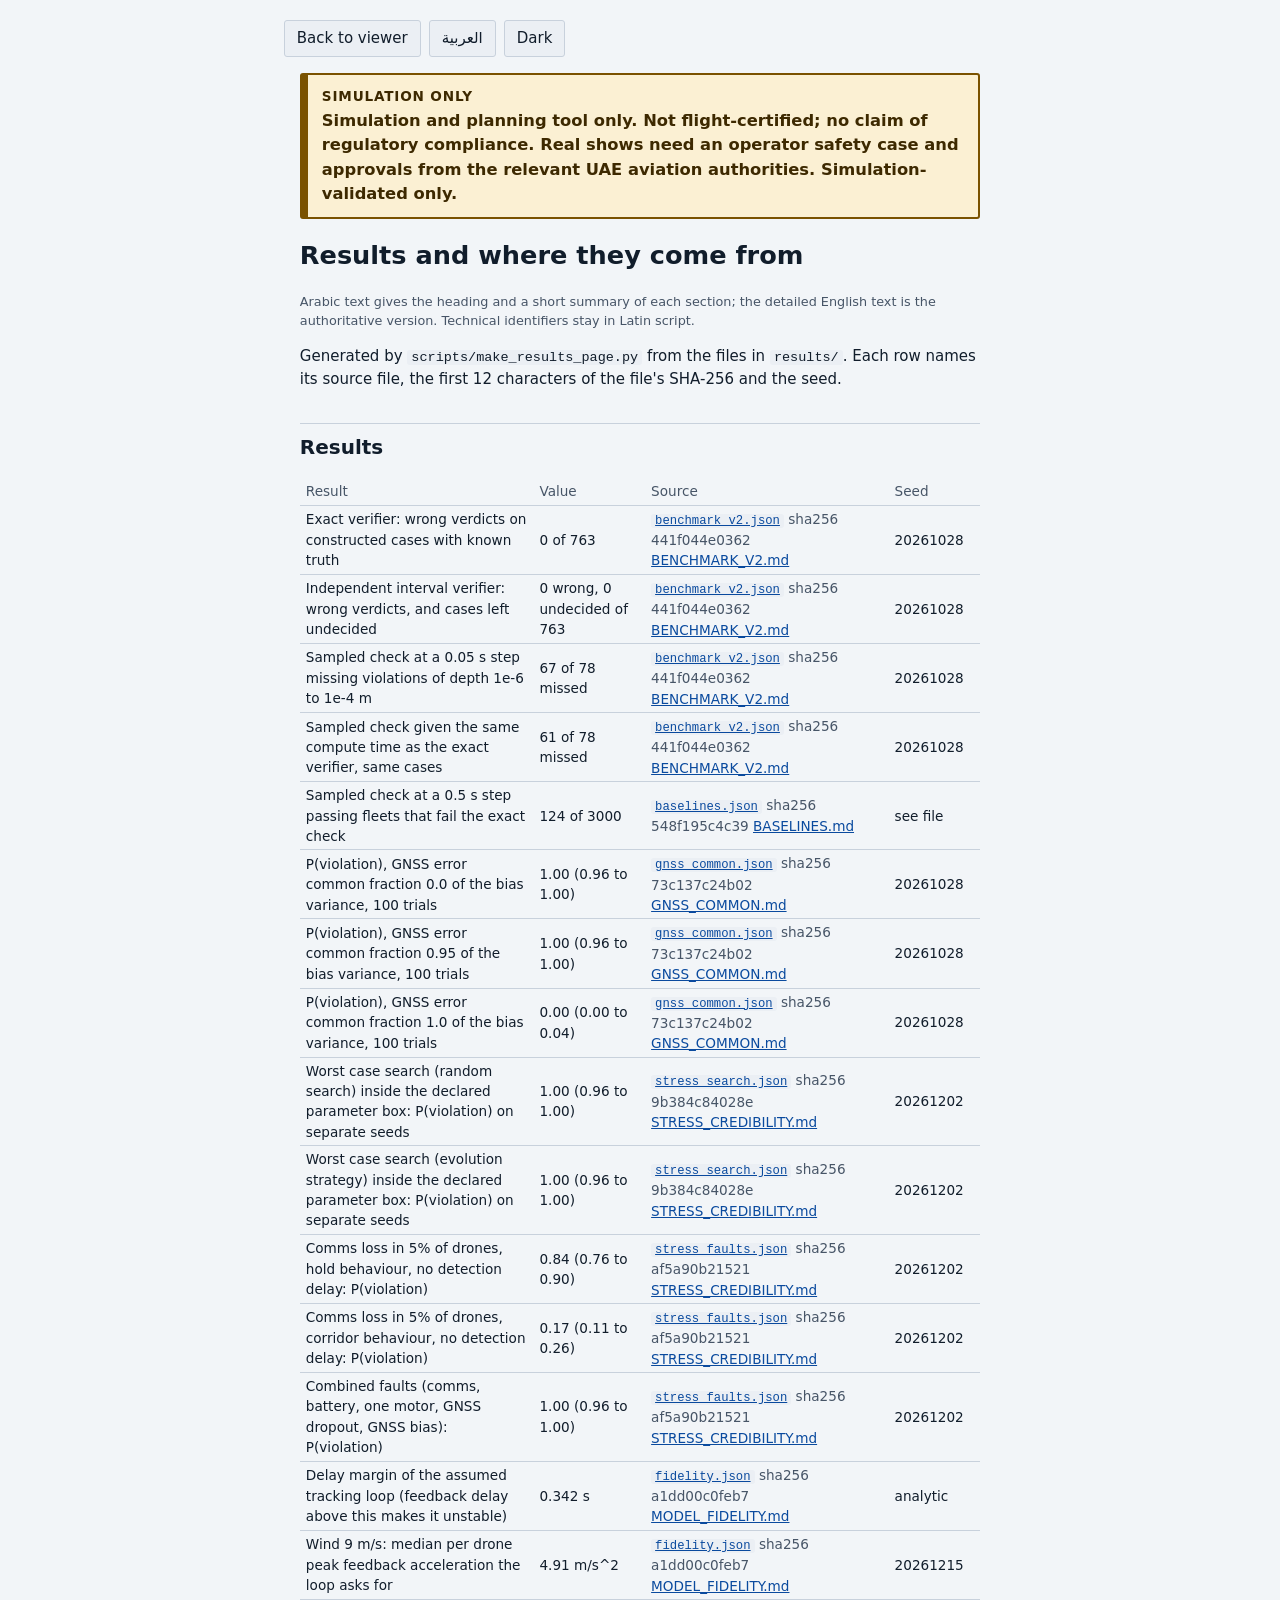
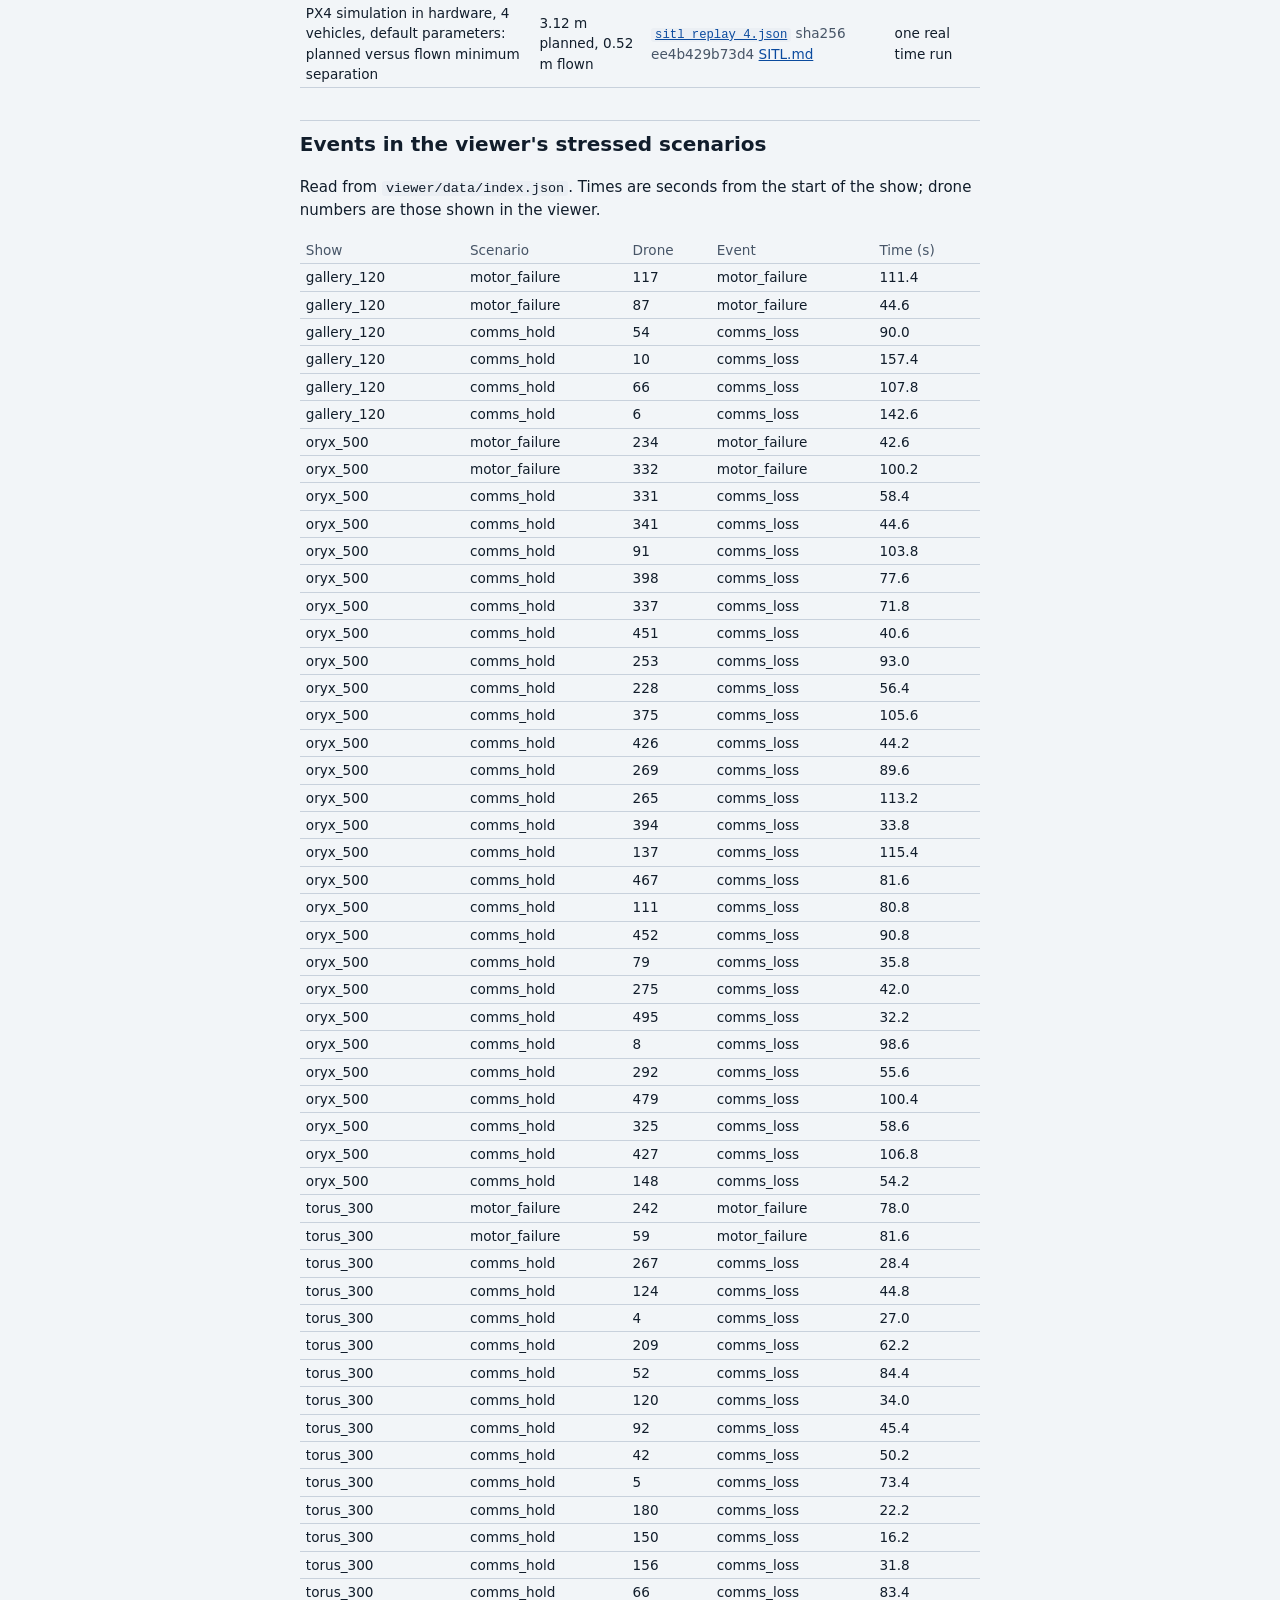
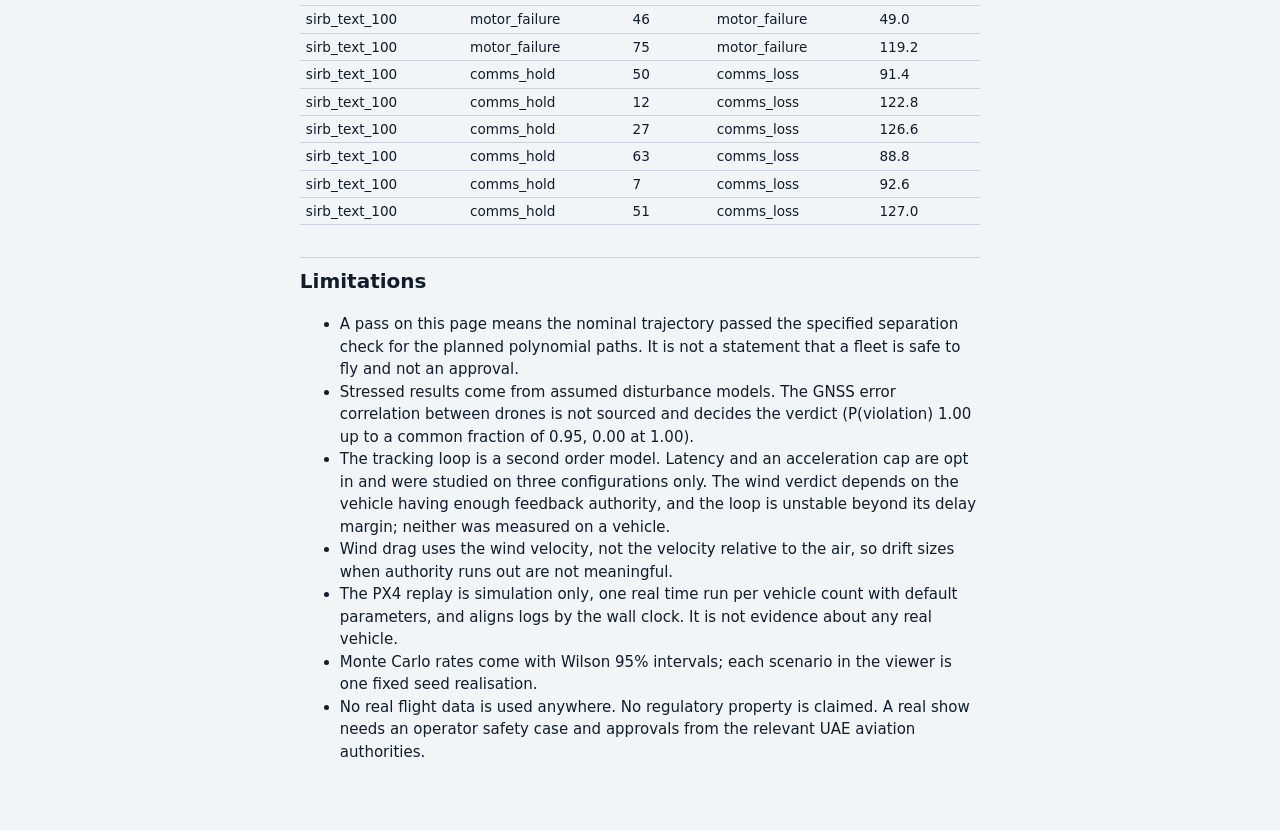
<file: viewer/results.html>
<!doctype html>
<html lang="en" dir="ltr" data-theme="dark">
<head>
<meta charset="utf-8">
<meta http-equiv="Content-Security-Policy" content="default-src 'self'; script-src 'self' 'sha256-1wzHAUyDvQQjJezzkH8HaJv7aGrkeuFPKDpyIHirXa4='; style-src 'self' 'unsafe-inline'; img-src 'self' data:; connect-src 'self'; object-src 'none'; base-uri 'none'; form-action 'none'">
<meta name="viewport" content="width=device-width, initial-scale=1">
<title>Sirb results</title>
<meta name="color-scheme" content="dark light">
<link rel="icon" href="data:,">
<link rel="stylesheet" href="style.css">
</head>
<body>
<div class="doc">
  <header class="nav">
    <a class="btn" id="backLink" href="index.html" data-i18n="m_back">Back to viewer</a>
    <button id="langBtn" type="button" class="btn"></button>
    <button id="themeBtn" type="button" class="btn" data-i18n-aria="theme_switch_label"></button>
  </header>
  <aside class="banner" id="safety-statement" aria-label="Simulation only">
    <strong class="en">Simulation only</strong><strong class="ar">محاكاة فقط</strong>
    <p class="en">Simulation and planning tool only. Not flight-certified; no claim of regulatory compliance. Real shows need an operator safety case and approvals from the relevant UAE aviation authorities. Simulation-validated only.</p>
    <p class="ar">أداة محاكاة وتخطيط فقط. غير معتمدة للطيران ولا تدّعي أي امتثال تنظيمي. تحتاج العروض الحقيقية إلى ملف سلامة تشغيلي وموافقات الجهات المختصة بالطيران في الإمارات. مُحقَّق منها بالمحاكاة فقط.</p>
  </aside>
  <main>
  <h1><span class="en">Results and where they come from</span><span class="ar">النتائج ومصدر كل منها</span></h1>
  <p class="note" data-i18n="m_lang_note"></p>
  <p class="en">Generated by <code>scripts/make_results_page.py</code> from the files in <code>results/</code>. Each row names its source file, the first 12 characters of the file's SHA-256 and the seed.</p>
  <p class="ar">تُولَّد الصفحة بالسكربت scripts/make_results_page.py من ملفات المجلد results/. يذكر كل صف ملف المصدر وأول 12 خانة من بصمة SHA-256 للملف والبذرة.</p>
  <section id="results">
    <h2><span class="en">Results</span><span class="ar">النتائج</span></h2>
    <div class="tbl-wrap"><table class="tbl">
      <thead><tr><th><span class="en">Result</span><span class="ar">النتيجة</span></th><th><span class="en">Value</span><span class="ar">القيمة</span></th><th><span class="en">Source</span><span class="ar">المصدر</span></th><th><span class="en">Seed</span><span class="ar">البذرة</span></th></tr></thead>
      <tbody>
<tr id="r-exact-wrong"><td><span class="en">Exact verifier: wrong verdicts on constructed cases with known truth</span><span class="ar">المدقِّق الدقيق: أحكام خاطئة على حالات مبنية بحقيقة معروفة</span></td><td dir="ltr">0 of 763</td><td dir="ltr"><a href="https://github.com/hudasol/sirb/blob/main/results/benchmark_v2.json"><code>benchmark_v2.json</code></a> <span class="meta">sha256 441f044e0362</span> <a href="https://github.com/hudasol/sirb/blob/main/docs/BENCHMARK_V2.md">BENCHMARK_V2.md</a></td><td dir="ltr">20261028</td></tr>
<tr id="r-interval-wrong"><td><span class="en">Independent interval verifier: wrong verdicts, and cases left undecided</span><span class="ar">المدقِّق الفاصلي المستقل: أحكام خاطئة وحالات بلا قرار</span></td><td dir="ltr">0 wrong, 0 undecided of 763</td><td dir="ltr"><a href="https://github.com/hudasol/sirb/blob/main/results/benchmark_v2.json"><code>benchmark_v2.json</code></a> <span class="meta">sha256 441f044e0362</span> <a href="https://github.com/hudasol/sirb/blob/main/docs/BENCHMARK_V2.md">BENCHMARK_V2.md</a></td><td dir="ltr">20261028</td></tr>
<tr id="r-sampled-razor"><td><span class="en">Sampled check at a 0.05 s step missing violations of depth 1e-6 to 1e-4 m</span><span class="ar">فحص بالعيّنات بخطوة 0.05 ث يفوّت انتهاكات بعمق 1e-6 إلى 1e-4 م</span></td><td dir="ltr">67 of 78 missed</td><td dir="ltr"><a href="https://github.com/hudasol/sirb/blob/main/results/benchmark_v2.json"><code>benchmark_v2.json</code></a> <span class="meta">sha256 441f044e0362</span> <a href="https://github.com/hudasol/sirb/blob/main/docs/BENCHMARK_V2.md">BENCHMARK_V2.md</a></td><td dir="ltr">20261028</td></tr>
<tr id="r-sampled-matched"><td><span class="en">Sampled check given the same compute time as the exact verifier, same cases</span><span class="ar">فحص بالعيّنات بنفس زمن الحساب للمدقِّق الدقيق، الحالات نفسها</span></td><td dir="ltr">61 of 78 missed</td><td dir="ltr"><a href="https://github.com/hudasol/sirb/blob/main/results/benchmark_v2.json"><code>benchmark_v2.json</code></a> <span class="meta">sha256 441f044e0362</span> <a href="https://github.com/hudasol/sirb/blob/main/docs/BENCHMARK_V2.md">BENCHMARK_V2.md</a></td><td dir="ltr">20261028</td></tr>
<tr id="r-sampled-crossings"><td><span class="en">Sampled check at a 0.5 s step passing fleets that fail the exact check</span><span class="ar">فحص بالعيّنات بخطوة 0.5 ث يُجيز أساطيل تفشل في الفحص الدقيق</span></td><td dir="ltr">124 of 3000</td><td dir="ltr"><a href="https://github.com/hudasol/sirb/blob/main/results/baselines.json"><code>baselines.json</code></a> <span class="meta">sha256 548f195c4c39</span> <a href="https://github.com/hudasol/sirb/blob/main/docs/BASELINES.md">BASELINES.md</a></td><td dir="ltr">see file</td></tr>
<tr id="r-gnss-common-0.0"><td><span class="en">P(violation), GNSS error common fraction 0.0 of the bias variance, 100 trials</span><span class="ar">احتمال الانتهاك، نسبة مشتركة 0.0 من تباين انحياز GNSS، 100 تجربة</span></td><td dir="ltr">1.00 (0.96 to 1.00)</td><td dir="ltr"><a href="https://github.com/hudasol/sirb/blob/main/results/gnss_common.json"><code>gnss_common.json</code></a> <span class="meta">sha256 73c137c24b02</span> <a href="https://github.com/hudasol/sirb/blob/main/docs/GNSS_COMMON.md">GNSS_COMMON.md</a></td><td dir="ltr">20261028</td></tr>
<tr id="r-gnss-common-0.95"><td><span class="en">P(violation), GNSS error common fraction 0.95 of the bias variance, 100 trials</span><span class="ar">احتمال الانتهاك، نسبة مشتركة 0.95 من تباين انحياز GNSS، 100 تجربة</span></td><td dir="ltr">1.00 (0.96 to 1.00)</td><td dir="ltr"><a href="https://github.com/hudasol/sirb/blob/main/results/gnss_common.json"><code>gnss_common.json</code></a> <span class="meta">sha256 73c137c24b02</span> <a href="https://github.com/hudasol/sirb/blob/main/docs/GNSS_COMMON.md">GNSS_COMMON.md</a></td><td dir="ltr">20261028</td></tr>
<tr id="r-gnss-common-1.0"><td><span class="en">P(violation), GNSS error common fraction 1.0 of the bias variance, 100 trials</span><span class="ar">احتمال الانتهاك، نسبة مشتركة 1.0 من تباين انحياز GNSS، 100 تجربة</span></td><td dir="ltr">0.00 (0.00 to 0.04)</td><td dir="ltr"><a href="https://github.com/hudasol/sirb/blob/main/results/gnss_common.json"><code>gnss_common.json</code></a> <span class="meta">sha256 73c137c24b02</span> <a href="https://github.com/hudasol/sirb/blob/main/docs/GNSS_COMMON.md">GNSS_COMMON.md</a></td><td dir="ltr">20261028</td></tr>
<tr id="r-search-random"><td><span class="en">Worst case search (random search) inside the declared parameter box: P(violation) on separate seeds</span><span class="ar">البحث عن أسوأ حالة (بحث عشوائي) داخل صندوق المعاملات المعلن: احتمال الانتهاك على بذور منفصلة</span></td><td dir="ltr">1.00 (0.96 to 1.00)</td><td dir="ltr"><a href="https://github.com/hudasol/sirb/blob/main/results/stress_search.json"><code>stress_search.json</code></a> <span class="meta">sha256 9b384c84028e</span> <a href="https://github.com/hudasol/sirb/blob/main/docs/STRESS_CREDIBILITY.md">STRESS_CREDIBILITY.md</a></td><td dir="ltr">20261202</td></tr>
<tr id="r-search-evolution"><td><span class="en">Worst case search (evolution strategy) inside the declared parameter box: P(violation) on separate seeds</span><span class="ar">البحث عن أسوأ حالة (استراتيجية تطور) داخل صندوق المعاملات المعلن: احتمال الانتهاك على بذور منفصلة</span></td><td dir="ltr">1.00 (0.96 to 1.00)</td><td dir="ltr"><a href="https://github.com/hudasol/sirb/blob/main/results/stress_search.json"><code>stress_search.json</code></a> <span class="meta">sha256 9b384c84028e</span> <a href="https://github.com/hudasol/sirb/blob/main/docs/STRESS_CREDIBILITY.md">STRESS_CREDIBILITY.md</a></td><td dir="ltr">20261202</td></tr>
<tr id="r-fault-comms_loss-hold"><td><span class="en">Comms loss in 5% of drones, hold behaviour, no detection delay: P(violation)</span><span class="ar">فقدان الاتصال في 5% من الطائرات، سلوك التثبيت، بلا تأخر كشف: احتمال الانتهاك</span></td><td dir="ltr">0.84 (0.76 to 0.90)</td><td dir="ltr"><a href="https://github.com/hudasol/sirb/blob/main/results/stress_faults.json"><code>stress_faults.json</code></a> <span class="meta">sha256 af5a90b21521</span> <a href="https://github.com/hudasol/sirb/blob/main/docs/STRESS_CREDIBILITY.md">STRESS_CREDIBILITY.md</a></td><td dir="ltr">20261202</td></tr>
<tr id="r-fault-comms_loss-corridor"><td><span class="en">Comms loss in 5% of drones, corridor behaviour, no detection delay: P(violation)</span><span class="ar">فقدان الاتصال في 5% من الطائرات، سلوك الممر، بلا تأخر كشف: احتمال الانتهاك</span></td><td dir="ltr">0.17 (0.11 to 0.26)</td><td dir="ltr"><a href="https://github.com/hudasol/sirb/blob/main/results/stress_faults.json"><code>stress_faults.json</code></a> <span class="meta">sha256 af5a90b21521</span> <a href="https://github.com/hudasol/sirb/blob/main/docs/STRESS_CREDIBILITY.md">STRESS_CREDIBILITY.md</a></td><td dir="ltr">20261202</td></tr>
<tr id="r-fault-combined-delay"><td><span class="en">Combined faults (comms, battery, one motor, GNSS dropout, GNSS bias): P(violation)</span><span class="ar">أعطال مجتمعة (اتصال وبطارية ومحرك واحد وانقطاع GNSS وانحياز GNSS): احتمال الانتهاك</span></td><td dir="ltr">1.00 (0.96 to 1.00)</td><td dir="ltr"><a href="https://github.com/hudasol/sirb/blob/main/results/stress_faults.json"><code>stress_faults.json</code></a> <span class="meta">sha256 af5a90b21521</span> <a href="https://github.com/hudasol/sirb/blob/main/docs/STRESS_CREDIBILITY.md">STRESS_CREDIBILITY.md</a></td><td dir="ltr">20261202</td></tr>
<tr id="r-delay-margin"><td><span class="en">Delay margin of the assumed tracking loop (feedback delay above this makes it unstable)</span><span class="ar">هامش التأخر لحلقة التتبّع المفترضة (تأخر أعلى منه يجعلها غير مستقرة)</span></td><td dir="ltr">0.342 s</td><td dir="ltr"><a href="https://github.com/hudasol/sirb/blob/main/results/fidelity.json"><code>fidelity.json</code></a> <span class="meta">sha256 a1dd00c0feb7</span> <a href="https://github.com/hudasol/sirb/blob/main/docs/MODEL_FIDELITY.md">MODEL_FIDELITY.md</a></td><td dir="ltr">analytic</td></tr>
<tr id="r-wind-authority"><td><span class="en">Wind 9 m/s: median per drone peak feedback acceleration the loop asks for</span><span class="ar">رياح 9 م/ث: الوسيط لذروة تسارع التغذية الراجعة المطلوبة لكل طائرة</span></td><td dir="ltr">4.91 m/s^2</td><td dir="ltr"><a href="https://github.com/hudasol/sirb/blob/main/results/fidelity.json"><code>fidelity.json</code></a> <span class="meta">sha256 a1dd00c0feb7</span> <a href="https://github.com/hudasol/sirb/blob/main/docs/MODEL_FIDELITY.md">MODEL_FIDELITY.md</a></td><td dir="ltr">20261215</td></tr>
<tr id="r-sitl-4"><td><span class="en">PX4 simulation in hardware, 4 vehicles, default parameters: planned versus flown minimum separation</span><span class="ar">PX4 بمحاكاة داخل العتاد، 4 مركبات، معاملات افتراضية: أقل تباعد مخطط مقابل المُحلَّق</span></td><td dir="ltr">3.12 m planned, 0.52 m flown</td><td dir="ltr"><a href="https://github.com/hudasol/sirb/blob/main/results/sitl_replay_4.json"><code>sitl_replay_4.json</code></a> <span class="meta">sha256 ee4b429b73d4</span> <a href="https://github.com/hudasol/sirb/blob/main/docs/SITL.md">SITL.md</a></td><td dir="ltr">one real time run</td></tr>
      </tbody>
    </table></div>
  </section>
  <section id="events">
    <h2><span class="en">Events in the viewer's stressed scenarios</span><span class="ar">أحداث سيناريوهات الإجهاد في العارض</span></h2>
    <p class="en">Read from <code>viewer/data/index.json</code>. Times are seconds from the start of the show; drone numbers are those shown in the viewer.</p>
    <p class="ar">مقروءة من viewer/data/index.json. الأزمنة بالثواني من بداية العرض وأرقام الطائرات هي المعروضة في العارض.</p>
    <div class="tbl-wrap"><table class="tbl">
      <thead><tr><th><span class="en">Show</span><span class="ar">العرض</span></th><th><span class="en">Scenario</span><span class="ar">السيناريو</span></th><th><span class="en">Drone</span><span class="ar">الطائرة</span></th><th><span class="en">Event</span><span class="ar">الحدث</span></th><th><span class="en">Time (s)</span><span class="ar">الزمن (ث)</span></th></tr></thead>
      <tbody>
<tr><td dir="ltr">gallery_120</td><td dir="ltr">motor_failure</td><td dir="ltr">117</td><td dir="ltr">motor_failure</td><td dir="ltr">111.4</td></tr>
<tr><td dir="ltr">gallery_120</td><td dir="ltr">motor_failure</td><td dir="ltr">87</td><td dir="ltr">motor_failure</td><td dir="ltr">44.6</td></tr>
<tr><td dir="ltr">gallery_120</td><td dir="ltr">comms_hold</td><td dir="ltr">54</td><td dir="ltr">comms_loss</td><td dir="ltr">90.0</td></tr>
<tr><td dir="ltr">gallery_120</td><td dir="ltr">comms_hold</td><td dir="ltr">10</td><td dir="ltr">comms_loss</td><td dir="ltr">157.4</td></tr>
<tr><td dir="ltr">gallery_120</td><td dir="ltr">comms_hold</td><td dir="ltr">66</td><td dir="ltr">comms_loss</td><td dir="ltr">107.8</td></tr>
<tr><td dir="ltr">gallery_120</td><td dir="ltr">comms_hold</td><td dir="ltr">6</td><td dir="ltr">comms_loss</td><td dir="ltr">142.6</td></tr>
<tr><td dir="ltr">oryx_500</td><td dir="ltr">motor_failure</td><td dir="ltr">234</td><td dir="ltr">motor_failure</td><td dir="ltr">42.6</td></tr>
<tr><td dir="ltr">oryx_500</td><td dir="ltr">motor_failure</td><td dir="ltr">332</td><td dir="ltr">motor_failure</td><td dir="ltr">100.2</td></tr>
<tr><td dir="ltr">oryx_500</td><td dir="ltr">comms_hold</td><td dir="ltr">331</td><td dir="ltr">comms_loss</td><td dir="ltr">58.4</td></tr>
<tr><td dir="ltr">oryx_500</td><td dir="ltr">comms_hold</td><td dir="ltr">341</td><td dir="ltr">comms_loss</td><td dir="ltr">44.6</td></tr>
<tr><td dir="ltr">oryx_500</td><td dir="ltr">comms_hold</td><td dir="ltr">91</td><td dir="ltr">comms_loss</td><td dir="ltr">103.8</td></tr>
<tr><td dir="ltr">oryx_500</td><td dir="ltr">comms_hold</td><td dir="ltr">398</td><td dir="ltr">comms_loss</td><td dir="ltr">77.6</td></tr>
<tr><td dir="ltr">oryx_500</td><td dir="ltr">comms_hold</td><td dir="ltr">337</td><td dir="ltr">comms_loss</td><td dir="ltr">71.8</td></tr>
<tr><td dir="ltr">oryx_500</td><td dir="ltr">comms_hold</td><td dir="ltr">451</td><td dir="ltr">comms_loss</td><td dir="ltr">40.6</td></tr>
<tr><td dir="ltr">oryx_500</td><td dir="ltr">comms_hold</td><td dir="ltr">253</td><td dir="ltr">comms_loss</td><td dir="ltr">93.0</td></tr>
<tr><td dir="ltr">oryx_500</td><td dir="ltr">comms_hold</td><td dir="ltr">228</td><td dir="ltr">comms_loss</td><td dir="ltr">56.4</td></tr>
<tr><td dir="ltr">oryx_500</td><td dir="ltr">comms_hold</td><td dir="ltr">375</td><td dir="ltr">comms_loss</td><td dir="ltr">105.6</td></tr>
<tr><td dir="ltr">oryx_500</td><td dir="ltr">comms_hold</td><td dir="ltr">426</td><td dir="ltr">comms_loss</td><td dir="ltr">44.2</td></tr>
<tr><td dir="ltr">oryx_500</td><td dir="ltr">comms_hold</td><td dir="ltr">269</td><td dir="ltr">comms_loss</td><td dir="ltr">89.6</td></tr>
<tr><td dir="ltr">oryx_500</td><td dir="ltr">comms_hold</td><td dir="ltr">265</td><td dir="ltr">comms_loss</td><td dir="ltr">113.2</td></tr>
<tr><td dir="ltr">oryx_500</td><td dir="ltr">comms_hold</td><td dir="ltr">394</td><td dir="ltr">comms_loss</td><td dir="ltr">33.8</td></tr>
<tr><td dir="ltr">oryx_500</td><td dir="ltr">comms_hold</td><td dir="ltr">137</td><td dir="ltr">comms_loss</td><td dir="ltr">115.4</td></tr>
<tr><td dir="ltr">oryx_500</td><td dir="ltr">comms_hold</td><td dir="ltr">467</td><td dir="ltr">comms_loss</td><td dir="ltr">81.6</td></tr>
<tr><td dir="ltr">oryx_500</td><td dir="ltr">comms_hold</td><td dir="ltr">111</td><td dir="ltr">comms_loss</td><td dir="ltr">80.8</td></tr>
<tr><td dir="ltr">oryx_500</td><td dir="ltr">comms_hold</td><td dir="ltr">452</td><td dir="ltr">comms_loss</td><td dir="ltr">90.8</td></tr>
<tr><td dir="ltr">oryx_500</td><td dir="ltr">comms_hold</td><td dir="ltr">79</td><td dir="ltr">comms_loss</td><td dir="ltr">35.8</td></tr>
<tr><td dir="ltr">oryx_500</td><td dir="ltr">comms_hold</td><td dir="ltr">275</td><td dir="ltr">comms_loss</td><td dir="ltr">42.0</td></tr>
<tr><td dir="ltr">oryx_500</td><td dir="ltr">comms_hold</td><td dir="ltr">495</td><td dir="ltr">comms_loss</td><td dir="ltr">32.2</td></tr>
<tr><td dir="ltr">oryx_500</td><td dir="ltr">comms_hold</td><td dir="ltr">8</td><td dir="ltr">comms_loss</td><td dir="ltr">98.6</td></tr>
<tr><td dir="ltr">oryx_500</td><td dir="ltr">comms_hold</td><td dir="ltr">292</td><td dir="ltr">comms_loss</td><td dir="ltr">55.6</td></tr>
<tr><td dir="ltr">oryx_500</td><td dir="ltr">comms_hold</td><td dir="ltr">479</td><td dir="ltr">comms_loss</td><td dir="ltr">100.4</td></tr>
<tr><td dir="ltr">oryx_500</td><td dir="ltr">comms_hold</td><td dir="ltr">325</td><td dir="ltr">comms_loss</td><td dir="ltr">58.6</td></tr>
<tr><td dir="ltr">oryx_500</td><td dir="ltr">comms_hold</td><td dir="ltr">427</td><td dir="ltr">comms_loss</td><td dir="ltr">106.8</td></tr>
<tr><td dir="ltr">oryx_500</td><td dir="ltr">comms_hold</td><td dir="ltr">148</td><td dir="ltr">comms_loss</td><td dir="ltr">54.2</td></tr>
<tr><td dir="ltr">torus_300</td><td dir="ltr">motor_failure</td><td dir="ltr">242</td><td dir="ltr">motor_failure</td><td dir="ltr">78.0</td></tr>
<tr><td dir="ltr">torus_300</td><td dir="ltr">motor_failure</td><td dir="ltr">59</td><td dir="ltr">motor_failure</td><td dir="ltr">81.6</td></tr>
<tr><td dir="ltr">torus_300</td><td dir="ltr">comms_hold</td><td dir="ltr">267</td><td dir="ltr">comms_loss</td><td dir="ltr">28.4</td></tr>
<tr><td dir="ltr">torus_300</td><td dir="ltr">comms_hold</td><td dir="ltr">124</td><td dir="ltr">comms_loss</td><td dir="ltr">44.8</td></tr>
<tr><td dir="ltr">torus_300</td><td dir="ltr">comms_hold</td><td dir="ltr">4</td><td dir="ltr">comms_loss</td><td dir="ltr">27.0</td></tr>
<tr><td dir="ltr">torus_300</td><td dir="ltr">comms_hold</td><td dir="ltr">209</td><td dir="ltr">comms_loss</td><td dir="ltr">62.2</td></tr>
<tr><td dir="ltr">torus_300</td><td dir="ltr">comms_hold</td><td dir="ltr">52</td><td dir="ltr">comms_loss</td><td dir="ltr">84.4</td></tr>
<tr><td dir="ltr">torus_300</td><td dir="ltr">comms_hold</td><td dir="ltr">120</td><td dir="ltr">comms_loss</td><td dir="ltr">34.0</td></tr>
<tr><td dir="ltr">torus_300</td><td dir="ltr">comms_hold</td><td dir="ltr">92</td><td dir="ltr">comms_loss</td><td dir="ltr">45.4</td></tr>
<tr><td dir="ltr">torus_300</td><td dir="ltr">comms_hold</td><td dir="ltr">42</td><td dir="ltr">comms_loss</td><td dir="ltr">50.2</td></tr>
<tr><td dir="ltr">torus_300</td><td dir="ltr">comms_hold</td><td dir="ltr">5</td><td dir="ltr">comms_loss</td><td dir="ltr">73.4</td></tr>
<tr><td dir="ltr">torus_300</td><td dir="ltr">comms_hold</td><td dir="ltr">180</td><td dir="ltr">comms_loss</td><td dir="ltr">22.2</td></tr>
<tr><td dir="ltr">torus_300</td><td dir="ltr">comms_hold</td><td dir="ltr">150</td><td dir="ltr">comms_loss</td><td dir="ltr">16.2</td></tr>
<tr><td dir="ltr">torus_300</td><td dir="ltr">comms_hold</td><td dir="ltr">156</td><td dir="ltr">comms_loss</td><td dir="ltr">31.8</td></tr>
<tr><td dir="ltr">torus_300</td><td dir="ltr">comms_hold</td><td dir="ltr">66</td><td dir="ltr">comms_loss</td><td dir="ltr">83.4</td></tr>
<tr><td dir="ltr">sirb_text_100</td><td dir="ltr">motor_failure</td><td dir="ltr">46</td><td dir="ltr">motor_failure</td><td dir="ltr">49.0</td></tr>
<tr><td dir="ltr">sirb_text_100</td><td dir="ltr">motor_failure</td><td dir="ltr">75</td><td dir="ltr">motor_failure</td><td dir="ltr">119.2</td></tr>
<tr><td dir="ltr">sirb_text_100</td><td dir="ltr">comms_hold</td><td dir="ltr">50</td><td dir="ltr">comms_loss</td><td dir="ltr">91.4</td></tr>
<tr><td dir="ltr">sirb_text_100</td><td dir="ltr">comms_hold</td><td dir="ltr">12</td><td dir="ltr">comms_loss</td><td dir="ltr">122.8</td></tr>
<tr><td dir="ltr">sirb_text_100</td><td dir="ltr">comms_hold</td><td dir="ltr">27</td><td dir="ltr">comms_loss</td><td dir="ltr">126.6</td></tr>
<tr><td dir="ltr">sirb_text_100</td><td dir="ltr">comms_hold</td><td dir="ltr">63</td><td dir="ltr">comms_loss</td><td dir="ltr">88.8</td></tr>
<tr><td dir="ltr">sirb_text_100</td><td dir="ltr">comms_hold</td><td dir="ltr">7</td><td dir="ltr">comms_loss</td><td dir="ltr">92.6</td></tr>
<tr><td dir="ltr">sirb_text_100</td><td dir="ltr">comms_hold</td><td dir="ltr">51</td><td dir="ltr">comms_loss</td><td dir="ltr">127.0</td></tr>
      </tbody>
    </table></div>
  </section>
  <section id="limitations">
    <h2><span class="en">Limitations</span><span class="ar">القيود</span></h2>
    <ul>
<li><span class="en">A pass on this page means the nominal trajectory passed the specified separation check for the planned polynomial paths. It is not a statement that a fleet is safe to fly and not an approval.</span><span class="ar">النجاح في هذه الصفحة يعني أن المسار الاسمي اجتاز فحص التباعد المحدد للمسارات متعددة الحدود المخططة. وهو ليس إقرارًا بأن الأسطول آمن للطيران وليس موافقة.</span></li>
<li><span class="en">Stressed results come from assumed disturbance models. The GNSS error correlation between drones is not sourced and decides the verdict (P(violation) 1.00 up to a common fraction of 0.95, 0.00 at 1.00).</span><span class="ar">نتائج الإجهاد مبنية على نماذج اضطراب مفترضة. ارتباط خطأ GNSS بين الطائرات غير موثّق بمصدر وهو يحسم النتيجة.</span></li>
<li><span class="en">The tracking loop is a second order model. Latency and an acceleration cap are opt in and were studied on three configurations only. The wind verdict depends on the vehicle having enough feedback authority, and the loop is unstable beyond its delay margin; neither was measured on a vehicle.</span><span class="ar">حلقة التتبّع نموذج من الدرجة الثانية. التأخر وحدّ التسارع اختياريان وقد دُرسا في ثلاث حالات فقط. نتيجة الرياح تفترض قدرة تحكم كافية في المركبة، وتصبح الحلقة غير مستقرة فوق هامش التأخر، ولم يُقَس أي منهما على مركبة.</span></li>
<li><span class="en">Wind drag uses the wind velocity, not the velocity relative to the air, so drift sizes when authority runs out are not meaningful.</span><span class="ar">سحب الرياح يستخدم سرعة الرياح لا السرعة بالنسبة للهواء، لذا لا يُعتدّ بحجم الانجراف عند نفاد قدرة التحكم.</span></li>
<li><span class="en">The PX4 replay is simulation only, one real time run per vehicle count with default parameters, and aligns logs by the wall clock. It is not evidence about any real vehicle.</span><span class="ar">إعادة التشغيل على PX4 محاكاة فقط، بتشغيل واحد لكل عدد مركبات ومعاملات افتراضية وبمحاذاة السجلات بالساعة الفعلية. وليست دليلًا على أي مركبة حقيقية.</span></li>
<li><span class="en">Monte Carlo rates come with Wilson 95% intervals; each scenario in the viewer is one fixed seed realisation.</span><span class="ar">نسب مونت كارلو مقرونة بفواصل ويلسون 95%؛ وكل سيناريو في العارض هو تحقّق واحد بذرة ثابتة.</span></li>
<li><span class="en">No real flight data is used anywhere. No regulatory property is claimed. A real show needs an operator safety case and approvals from the relevant UAE aviation authorities.</span><span class="ar">لا تُستخدم أي بيانات طيران حقيقية. ولا يُدَّعى أي امتثال تنظيمي. تحتاج العروض الحقيقية إلى ملف سلامة تشغيلي وموافقات الجهات المختصة بالطيران في الإمارات.</span></li>
    </ul>
  </section>
  </main>
</div>
<script type="module">
import { STRINGS, getLang, storeLang, applyDocLang, makeT, translateDom } from "./i18n.js";
const q = new URLSearchParams(location.search).get("lang");
let lang = q === "ar" || q === "en" ? q : getLang();
let theme = "dark";
try { const v = localStorage.getItem("sirb.viewer.theme"); if (v === "dark" || v === "light") theme = v; else if (matchMedia("(prefers-color-scheme: light)").matches) theme = "light"; } catch (e) { if (matchMedia("(prefers-color-scheme: light)").matches) theme = "light"; }
function apply() {
  const t = makeT(lang);
  applyDocLang(lang); translateDom(document, t);
  document.documentElement.dataset.theme = theme;
  document.title = lang === "ar" ? "سرب: النتائج" : "Sirb results";
  const b = document.getElementById("langBtn"); b.textContent = t("lang_switch"); b.title = t("lang_switch_label"); b.lang = lang === "ar" ? "en" : "ar";
  document.getElementById("themeBtn").textContent = theme === "dark" ? t("theme_light") : t("theme_dark");
}
document.getElementById("langBtn").addEventListener("click", () => { lang = lang === "ar" ? "en" : "ar"; storeLang(lang); apply(); });
document.getElementById("themeBtn").addEventListener("click", () => { theme = theme === "dark" ? "light" : "dark"; try { localStorage.setItem("sirb.viewer.theme", theme); } catch (e) {} apply(); });
apply();
</script>
</body>
</html>
</file>
<file: viewer/style.css>
:root {
  --bg: #0a1017; --panel: #101822; --panel2: #162130; --text: #e3e9f0; --muted: #94a3b5;
  --border: #243142; --border-strong: #35465b; --accent: #3d8fe6; --accent-ink: #04101e; --focus: #ffd24a;
  --ok: #38b27a; --ok-bg: #0d2619; --warn: #d9a31a; --warn-bg: #2b2208; --bad: #f0626a; --bad-bg: #331417;
  --banner-bg: #2b2208; --banner-border: #d9a31a; --banner-text: #f5e3b0;
  --canvas: #070b10; --link: #7db8f2;
}
:root[data-theme="light"] {
  --bg: #f2f5f8; --panel: #ffffff; --panel2: #ebeff4; --text: #111d2b; --muted: #475567;
  --border: #c8d1dc; --border-strong: #9fb0c2; --accent: #0a58b6; --accent-ink: #ffffff; --focus: #8a5a00;
  --ok: #17692b; --ok-bg: #e0f2e7; --warn: #7a5200; --warn-bg: #fbf0d3; --bad: #b00020; --bad-bg: #fbe3e6;
  --banner-bg: #fbf0d3; --banner-border: #7a5200; --banner-text: #3d2900;
  --canvas: #e6ebf2; --link: #0a4a9e;
}
* { box-sizing: border-box; }
html { color-scheme: dark; }
:root[data-theme="light"] { color-scheme: light; }
body {
  margin: 0; background: var(--bg); color: var(--text);
  font: 15px/1.5 system-ui, -apple-system, "Segoe UI", Roboto, "Noto Sans Arabic", "Noto Naskh Arabic", Tahoma, sans-serif;
}
a { color: var(--link); }
:focus-visible { outline: 3px solid var(--focus); outline-offset: 2px; border-radius: 3px; }
.skip { position: absolute; inset-inline-start: 8px; top: -60px; background: var(--accent); color: var(--accent-ink); padding: 8px 12px; z-index: 50; }
.skip:focus { top: 8px; }

.top { display: flex; flex-wrap: wrap; gap: 8px 24px; justify-content: space-between; align-items: flex-end; padding: 12px 16px 10px; border-block-end: 1px solid var(--border); background: var(--panel); margin-block-end: 14px; }
.brand h1 { margin: 0; font-size: 1.25rem; font-weight: 650; letter-spacing: .01em; }
.tagline { margin: 0; color: var(--muted); font-size: .9rem; max-inline-size: 60ch; }
.top-controls { display: flex; flex-wrap: wrap; gap: 8px; align-items: flex-end; }
.meta { color: var(--muted); font-size: .85rem; align-self: center; }
.field { display: flex; flex-direction: column; gap: 2px; font-size: .8rem; color: var(--muted); }
select, .btn, input[type=range] { font: inherit; }
select { background: var(--panel2); color: var(--text); border: 1px solid var(--border); border-radius: 3px; padding: 6px 8px; min-inline-size: 12rem; max-inline-size: 100%; }
.btn { background: var(--panel2); color: var(--text); border: 1px solid var(--border); border-radius: 3px; padding: 6px 12px; cursor: pointer; text-decoration: none; display: inline-block; min-block-size: 34px; }
.btn:hover { border-color: var(--accent); }
.btn-primary { background: var(--accent); color: var(--accent-ink); border-color: var(--accent); font-weight: 600; min-inline-size: 7rem; }
.seg { display: inline-flex; border: 1px solid var(--border); border-radius: 3px; overflow: hidden; }
.seg .btn { border: 0; border-radius: 0; border-inline-end: 1px solid var(--border); }
.seg .btn:last-child { border-inline-end: 0; }
.seg .btn[aria-pressed="true"] { background: var(--accent); color: var(--accent-ink); font-weight: 600; }

.banner { margin: 4px 16px 10px; padding: 10px 14px; background: var(--banner-bg); border: 2px solid var(--banner-border); border-inline-start-width: 8px; border-radius: 3px; color: var(--banner-text); }
.banner strong { text-transform: uppercase; letter-spacing: .06em; font-size: .85rem; }
.banner p { margin: 2px 0 0; font-size: 1.02rem; font-weight: 600; }
.banner .banner-orig { font-size: .8rem; font-weight: 400; opacity: .9; }
.error { margin: 8px 16px; padding: 10px 14px; background: var(--bad-bg); border: 1px solid var(--bad); border-radius: 3px; }
.error code { background: rgba(127,127,127,.25); padding: 1px 4px; border-radius: 3px; direction: ltr; unicode-bidi: isolate; }

main { padding: 0 16px 16px; }
.views { display: grid; grid-template-columns: repeat(2, minmax(0, 1fr)); gap: 12px; }
@media (max-width: 860px) { .views { grid-template-columns: minmax(0, 1fr); } }
.view { background: var(--panel); border: 1px solid var(--border); border-radius: 4px; padding: 10px; display: flex; flex-direction: column; gap: 8px; min-inline-size: 0; }
.view-head { display: flex; justify-content: space-between; align-items: center; gap: 8px; flex-wrap: wrap; }
.view h2, .panel h2 { margin: 0; font-size: 1.05rem; }
.badge { font-size: .7rem; padding: 2px 7px; border-radius: 2px; border: 1px solid; text-decoration: none; font-weight: 600; letter-spacing: .06em; text-transform: uppercase; }
.badge-ok { color: var(--ok); background: var(--ok-bg); border-color: var(--ok); }
.badge-warn { color: var(--warn); background: var(--warn-bg); border-color: var(--warn); }
.scen { flex-direction: row; align-items: center; gap: 8px; }
.scen select { flex: 1; }
.canvas-wrap { position: relative; aspect-ratio: 16 / 10; background: var(--canvas); border-radius: 3px; overflow: hidden; }
.canvas-wrap canvas { position: absolute; inset: 0; inline-size: 100%; block-size: 100%; display: block; touch-action: none; }
.overlay { position: absolute; inset: 0; display: flex; align-items: center; justify-content: center; text-align: center; padding: 16px; background: color-mix(in srgb, var(--canvas) 80%, transparent); font-weight: 600; }
.overlay:empty { display: none; }
.readouts { display: grid; grid-template-columns: repeat(auto-fit, minmax(11rem, 1fr)); gap: 6px; margin: 0; }
.readouts > div { background: var(--panel2); border-radius: 3px; padding: 6px 8px; }
.readouts dt { font-size: .72rem; color: var(--muted); letter-spacing: .02em; }
.readouts dd { margin: 0; font-size: 1.15rem; font-weight: 650; font-variant-numeric: tabular-nums; }
.readouts .unit { font-size: .8rem; font-weight: 400; color: var(--muted); }
.readouts dd.is-bad { color: var(--bad); }
.readouts > div:has(dd.is-bad) { border-inline-start: 3px solid var(--bad); }
.note { margin: 0; font-size: .8rem; color: var(--muted); }
.note-warn { color: var(--warn); font-weight: 600; }
a.num { color: inherit; text-decoration: underline dotted; text-underline-offset: 3px; }
a.num:hover { text-decoration: underline solid; color: var(--link); }

.transport { background: var(--panel); border: 1px solid var(--border); border-radius: 4px; padding: 10px; margin-block: 12px; display: flex; flex-direction: column; gap: 8px; }
.tr-row { display: flex; flex-wrap: wrap; gap: 8px; align-items: center; }
.time { margin-inline-start: auto; font-variant-numeric: tabular-nums; font-weight: 600; direction: ltr; unicode-bidi: isolate; }
#scrub { inline-size: 100%; direction: ltr; accent-color: var(--accent); block-size: 28px; }
.legend { list-style: none; margin: 0; padding: 0; display: flex; flex-wrap: wrap; gap: 4px 14px; font-size: .8rem; color: var(--muted); }
.legend li { display: flex; align-items: center; gap: 5px; }
.sw { inline-size: 12px; block-size: 12px; border-radius: 50%; display: inline-block; flex: none; }
.sw.line { border-radius: 0; block-size: 3px; inline-size: 18px; }
.sw.dash { border-radius: 0; block-size: 0; border-top: 3px dashed; inline-size: 18px; background: none; }
.sw.dia { border-radius: 0; transform: rotate(45deg); background: none; border: 2px solid; inline-size: 10px; block-size: 10px; }
.sw.grad { border-radius: 3px; inline-size: 36px; }

.panels { display: grid; grid-template-columns: repeat(2, minmax(0, 1fr)); gap: 12px; }
@media (max-width: 860px) { .panels { grid-template-columns: minmax(0, 1fr); } }
.panel { background: var(--panel); border: 1px solid var(--border); border-radius: 4px; padding: 12px; min-inline-size: 0; }
.panel h3 { margin: 14px 0 4px; font-size: .92rem; }
.verdict { display: inline-flex; align-items: center; gap: 8px; font-weight: 700; font-size: 1.1rem; letter-spacing: .06em; padding: 3px 12px; border-radius: 2px; border: 1px solid; }
.verdict.pass { color: var(--ok); background: var(--ok-bg); border-color: var(--ok); }
.verdict.fail { color: var(--bad); background: var(--bad-bg); border-color: var(--bad); }
.kv { display: grid; grid-template-columns: minmax(8rem, 40%) 1fr; gap: 4px 12px; margin: 10px 0 0; }
.kv dt { color: var(--muted); font-size: .85rem; }
.kv dd { margin: 0; font-variant-numeric: tabular-nums; overflow-wrap: anywhere; }
.kv code, code.hash { direction: ltr; unicode-bidi: isolate; font-family: ui-monospace, Menlo, Consolas, monospace; font-size: .85rem; }
.hash-full { margin-block-start: 4px; word-break: break-all; }
.tbl { inline-size: 100%; border-collapse: collapse; font-size: .85rem; font-variant-numeric: tabular-nums; }
.tbl th, .tbl td { text-align: start; padding: 3px 6px; border-bottom: 1px solid var(--border); }
.tbl th { font-weight: 500; color: var(--muted); }
.list { margin: 4px 0; padding-inline-start: 1.2rem; font-size: .88rem; }
.list li { margin-block: 3px; }
.list.en-only, [lang="en"].keep { direction: ltr; text-align: left; }
.assumed { background: var(--warn-bg); border: 1px solid var(--warn); color: var(--text); border-radius: 3px; padding: 8px 10px; font-size: .88rem; }
.chip { font-size: .72rem; color: var(--warn); border: 1px solid var(--warn); border-radius: 2px; padding: 0 6px; margin-inline-start: 4px; }
.ev-btn { font-size: .78rem; padding: 2px 8px; min-block-size: 26px; margin-inline-start: 6px; }
.foot { padding: 10px 16px 24px; color: var(--muted); font-size: .8rem; }

/* methods page */
.doc { max-inline-size: 78ch; margin: 0 auto; padding: 8px 16px 48px; }
.doc h1 { font-size: 1.6rem; }
.doc h2 { margin-block-start: 2rem; padding-block-start: .5rem; border-block-start: 1px solid var(--border); font-size: 1.25rem; scroll-margin-block-start: 12px; }
.doc h3 { font-size: 1.02rem; scroll-margin-block-start: 12px; }
.doc :target > h2, .doc h2:target, .doc h3:target { background: color-mix(in srgb, var(--accent) 22%, transparent); }
.doc p, .doc li { overflow-wrap: anywhere; }
.doc .ar-sum { background: var(--panel2); border-radius: 3px; padding: 8px 12px; }
html[lang="en"] .ar, html[lang="ar"] .en { display: none; }
.doc .en-detail { direction: ltr; text-align: left; }
html[dir="rtl"] .doc .en-detail ul { padding-inline-start: 0; padding-inline-end: 1.2rem; }
.doc .en-detail li, .doc .en-detail p { text-align: left; }
.toc { columns: 2 16rem; font-size: .92rem; }
.doc code { font-family: ui-monospace, Menlo, Consolas, monospace; font-size: .9em; background: var(--panel2); padding: 0 4px; border-radius: 3px; direction: ltr; unicode-bidi: isolate; }
.doc .callout { background: var(--warn-bg); border: 1px solid var(--warn); border-radius: 3px; padding: 8px 12px; }
.doc .nav { display: flex; gap: 8px; flex-wrap: wrap; padding: 12px 0; align-items: center; }

@media (prefers-reduced-motion: reduce) { * { animation: none !important; transition: none !important; scroll-behavior: auto !important; } }

.scen-ph { min-block-size: 34px; display: flex; align-items: center; }

/* transport: media controls and the timeline keep left-to-right order in Arabic (time runs left to right) */
.media { display: inline-flex; gap: 8px; }
.en-block { display: block; text-align: left; }
.ico-back::before { content: "\25C0\25C0"; }
.ico-fwd::before { content: "\25B6\25B6"; }
.tbl-wrap { overflow-x: auto; max-inline-size: 100%; }

/* ---- engineering skin and guided layer ---- */
.show-line { flex-basis: 100%; margin: 0; font-size: .85rem; color: var(--muted); }
.show-line .meta { margin-inline-start: 10px; font-variant-numeric: tabular-nums; }
.field span { text-transform: uppercase; letter-spacing: .08em; font-size: .68rem; }
.view h2, .panel h2, .why h2 { font-size: .8rem; text-transform: uppercase; letter-spacing: .1em; color: var(--muted); font-weight: 650; }
.panel h3 { font-size: .85rem; }
.btn { transition: none; }
.btn:hover { border-color: var(--accent); background: color-mix(in srgb, var(--accent) 12%, var(--panel2)); }
.btn-primary:hover { background: var(--accent); filter: brightness(1.08); }

body.classic .guide-only { display: none !important; }
body:not(.classic) .classic-only { display: none; }

.guide { background: var(--panel); border: 1px solid var(--border); border-radius: 4px; padding: 12px 14px; margin-block-end: 12px; display: grid; gap: 10px; }
.intro { margin: 0; max-inline-size: 90ch; color: var(--text); }
.steps { list-style: none; margin: 0; padding: 0; display: grid; grid-template-columns: repeat(4, minmax(0, 1fr)); gap: 0; border: 1px solid var(--border); border-radius: 3px; overflow: hidden; counter-reset: st; }
.steps li { display: contents; }
.step-btn { text-align: start; background: var(--panel2); color: var(--muted); border: 0; border-inline-end: 1px solid var(--border); padding: 8px 10px; cursor: pointer; font: inherit; font-size: .85rem; display: flex; gap: 8px; align-items: baseline; min-block-size: 40px; }
.steps li:last-child .step-btn { border-inline-end: 0; }
.step-btn .no { font-variant-numeric: tabular-nums; font-weight: 700; color: var(--accent); }
.step-btn:hover { color: var(--text); }
.step-btn[aria-current="step"] { background: var(--accent); color: var(--accent-ink); font-weight: 600; }
.step-btn[aria-current="step"] .no { color: inherit; }
.tour-card { display: flex; flex-wrap: wrap; gap: 8px 16px; align-items: center; justify-content: space-between; min-block-size: 44px; }
.tour-body { flex: 1 1 28rem; min-inline-size: 0; }
.tour-body h3 { margin: 0 0 2px; font-size: .95rem; }
.tour-body p { margin: 0; font-size: .92rem; max-inline-size: 90ch; }
.tour-body .step-no { font-size: .7rem; text-transform: uppercase; letter-spacing: .1em; color: var(--muted); }
.tour-nav { display: flex; gap: 8px; flex-wrap: wrap; }

.views-bar { display: flex; justify-content: flex-end; margin-block-end: 8px; }
.vcard { border: 1px solid var(--border); border-inline-start-width: 4px; border-radius: 3px; padding: 8px 10px; background: var(--panel2); display: grid; gap: 2px; }
.vcard.ok { border-inline-start-color: var(--ok); }
.vcard.bad { border-inline-start-color: var(--bad); }
.vcard .vc-t { font-size: 1rem; font-weight: 650; }
.vcard.ok .vc-t { color: var(--ok); }
.vcard.bad .vc-t { color: var(--bad); }
.vcard p { margin: 0; font-size: .86rem; }
.vcard .vc-n { font-size: .75rem; color: var(--muted); }
.vcard .btn { justify-self: start; margin-block-start: 4px; font-size: .8rem; min-block-size: 28px; padding: 3px 10px; }
.pair-label { position: absolute; transform: translate(-50%, -140%); pointer-events: none; font-size: .78rem; font-weight: 650; font-variant-numeric: tabular-nums; padding: 1px 6px; border-radius: 2px; background: color-mix(in srgb, var(--canvas) 82%, transparent); color: var(--text); border: 1px solid var(--border-strong); white-space: nowrap; direction: ltr; unicode-bidi: isolate; }
.pair-label.bad { color: var(--bad); border-color: var(--bad); }

.stage-now { margin: 0; font-size: .9rem; font-weight: 600; }
.stage-now .ph { font-weight: 400; color: var(--muted); }
.timeline { display: grid; gap: 0; }
.tl-markers { position: relative; block-size: 24px; margin-inline: 8px; }
.tl-mk { position: absolute; top: 0; transform: translateX(-50%); inline-size: 22px; block-size: 24px; padding: 0; border: 0; background: none; cursor: pointer; display: flex; align-items: center; justify-content: center; }
.tl-mk::before { content: ""; inline-size: 10px; block-size: 10px; border: 2px solid currentColor; transform: rotate(45deg); background: var(--panel); }
.tl-mk.tight-nom { color: var(--accent); }
.tl-mk.tight-str { color: var(--bad); }
.tl-mk.tight-str::before { background: currentColor; }
.tl-mk.ev { color: #d946c0; }
.tl-mk:hover::before { background: currentColor; }
.tl-band { display: flex; margin-inline: 8px; block-size: 28px; border: 1px solid var(--border-strong); border-radius: 2px; overflow: hidden; background: var(--panel2); }
.tl-seg { flex: none; min-inline-size: 0; padding: 0 4px; border: 0; border-inline-end: 1px solid var(--border-strong); background: var(--panel2); color: var(--muted); font: inherit; font-size: .7rem; cursor: pointer; overflow: hidden; white-space: nowrap; text-overflow: ellipsis; text-align: start; }
.tl-seg:last-child { border-inline-end: 0; }
.tl-seg:hover { color: var(--text); background: color-mix(in srgb, var(--accent) 14%, var(--panel2)); }
.tl-seg.cur { background: color-mix(in srgb, var(--accent) 30%, var(--panel2)); color: var(--text); font-weight: 600; }
.tl-track { position: relative; }
.tl-frames { position: absolute; inset-inline: 8px; top: 50%; block-size: 14px; transform: translateY(-50%); pointer-events: none; background: repeating-linear-gradient(to right, var(--warn) 0, var(--warn) 1px, transparent 1px, transparent calc(var(--fc-step, 1) * 1%)); }
#scrub { appearance: none; -webkit-appearance: none; background: transparent; margin: 0; padding: 0; block-size: 28px; }
#scrub::-webkit-slider-runnable-track { block-size: 4px; background: var(--border-strong); border-radius: 0; }
#scrub::-moz-range-track { block-size: 4px; background: var(--border-strong); border-radius: 0; }
#scrub::-webkit-slider-thumb { -webkit-appearance: none; inline-size: 16px; block-size: 22px; margin-block-start: -9px; background: var(--accent); border: 2px solid var(--panel); border-radius: 2px; }
#scrub::-moz-range-thumb { inline-size: 12px; block-size: 18px; background: var(--accent); border: 2px solid var(--panel); border-radius: 2px; }

.why { background: var(--panel); border: 1px solid var(--border); border-radius: 4px; padding: 12px 14px; margin-block: 12px; display: grid; gap: 8px; }
.why h2 { margin: 0; }
.why p { margin: 0; max-inline-size: 90ch; }
.why .btn[aria-pressed="true"] { background: var(--accent); color: var(--accent-ink); border-color: var(--accent); font-weight: 600; }
.fc-out p { margin: 0 0 4px; }
.fc-out .fc-num { font-variant-numeric: tabular-nums; font-weight: 650; }
.fc-ev { border-block-start: 1px solid var(--border); padding-block-start: 8px; }
.fc-ev h3 { margin: 0 0 4px; font-size: .8rem; text-transform: uppercase; letter-spacing: .08em; color: var(--muted); }
.fc-ev ul { margin: 0; padding-inline-start: 1.2rem; font-size: .88rem; }
.fc-ev li { margin-block: 3px; }

@media (max-width: 860px) {
  .steps { grid-template-columns: repeat(2, minmax(0, 1fr)); }
  .steps li:nth-child(2) .step-btn { border-inline-end: 0; }
  .steps li:nth-child(-n+2) .step-btn { border-block-end: 1px solid var(--border); }
  .views-bar { justify-content: flex-start; }
}
[hidden] { display: none !important; }

@media (min-width: 861px) {
  .views .view { display: grid; grid-row: span 5; grid-template-rows: subgrid; row-gap: 8px; align-content: start; }
  body.classic .views .view { grid-row: span 5; }
}
@media (max-width: 860px) { .row-fill { display: none; } }
.row-fill { min-block-size: 0; }
</file>
